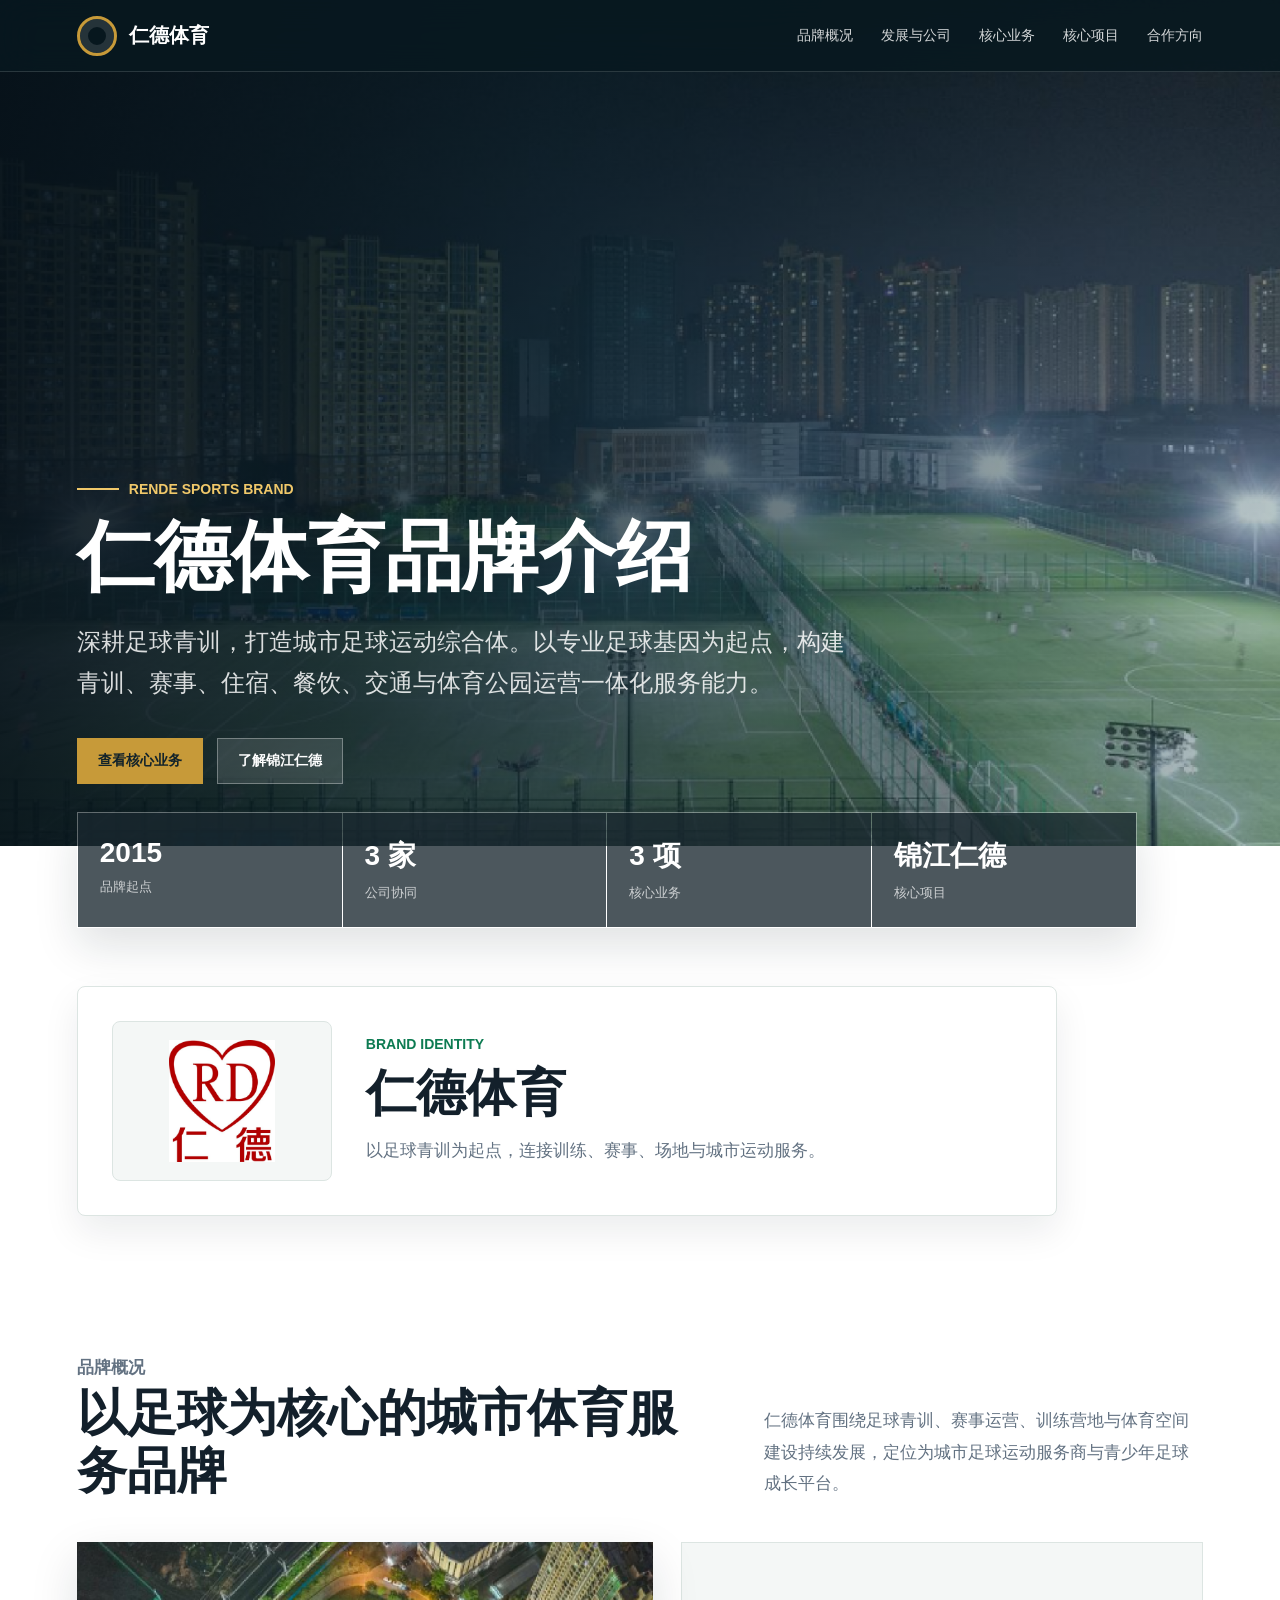
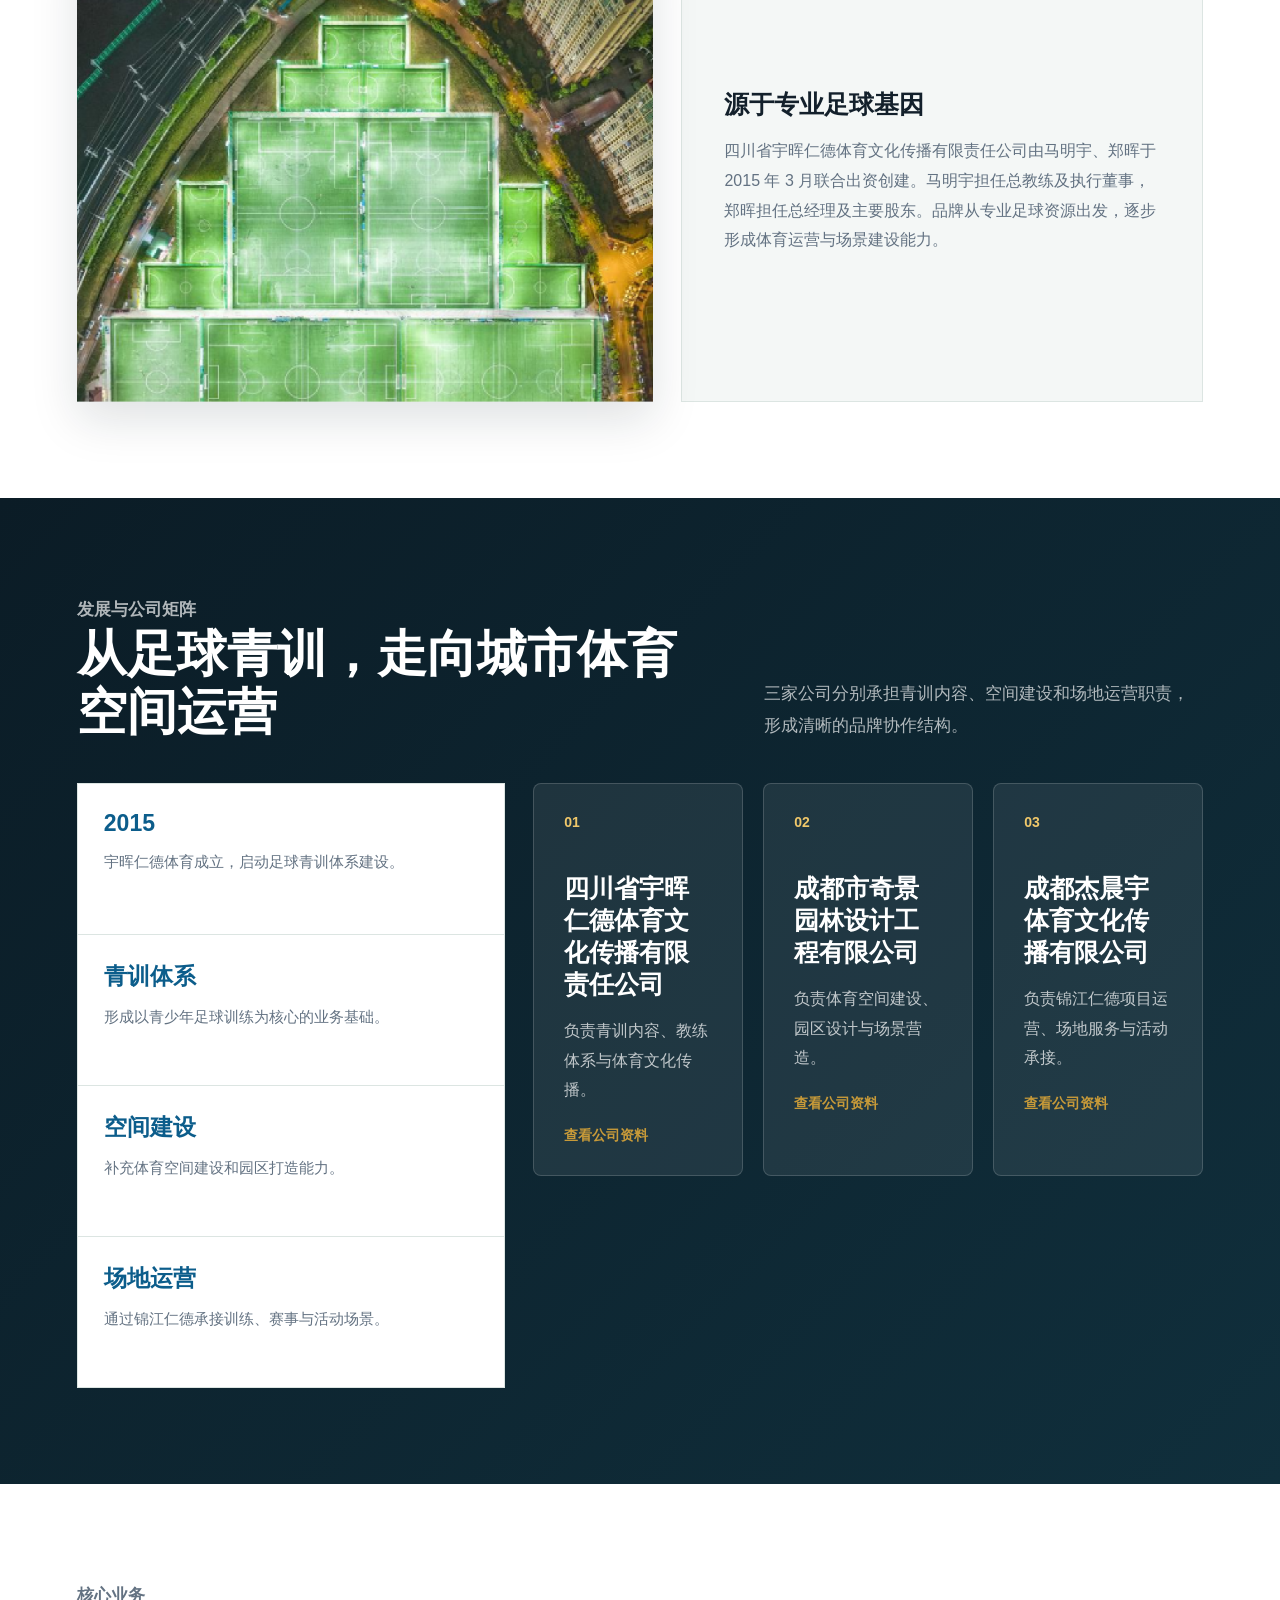
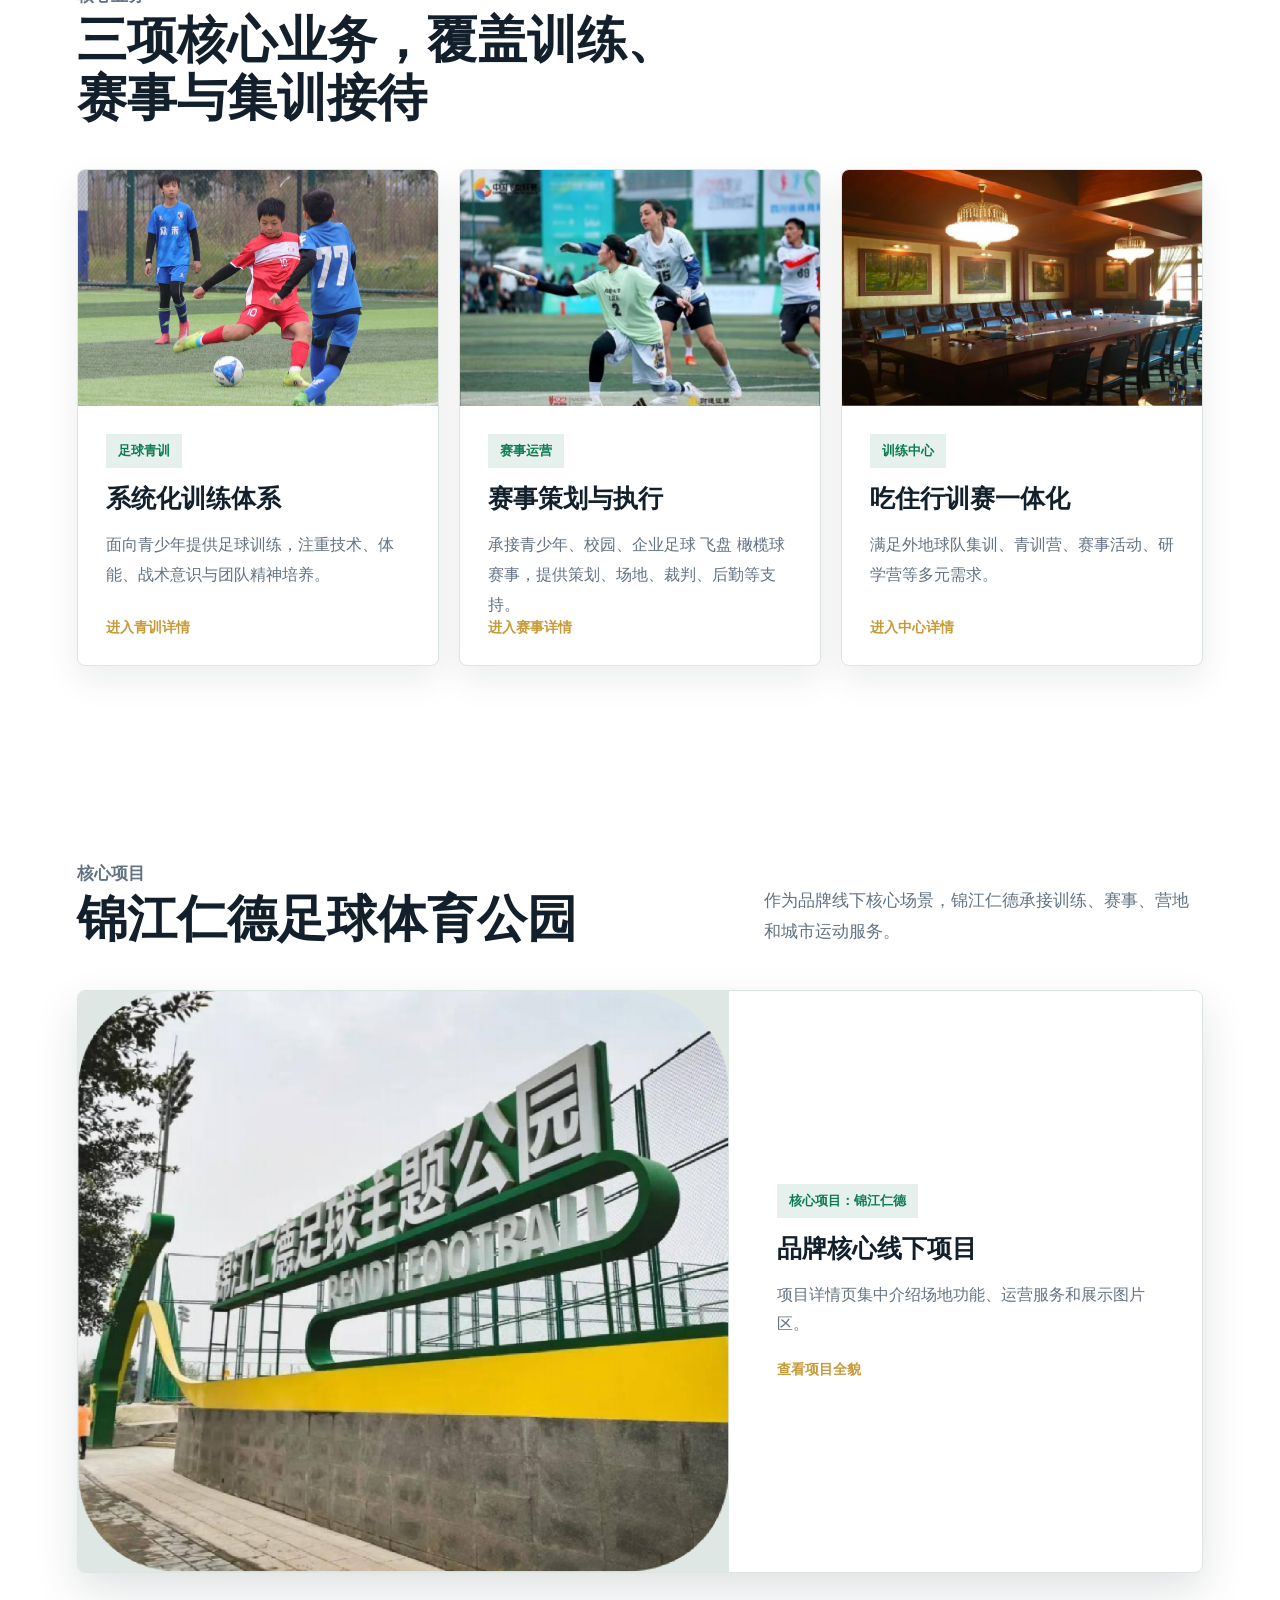
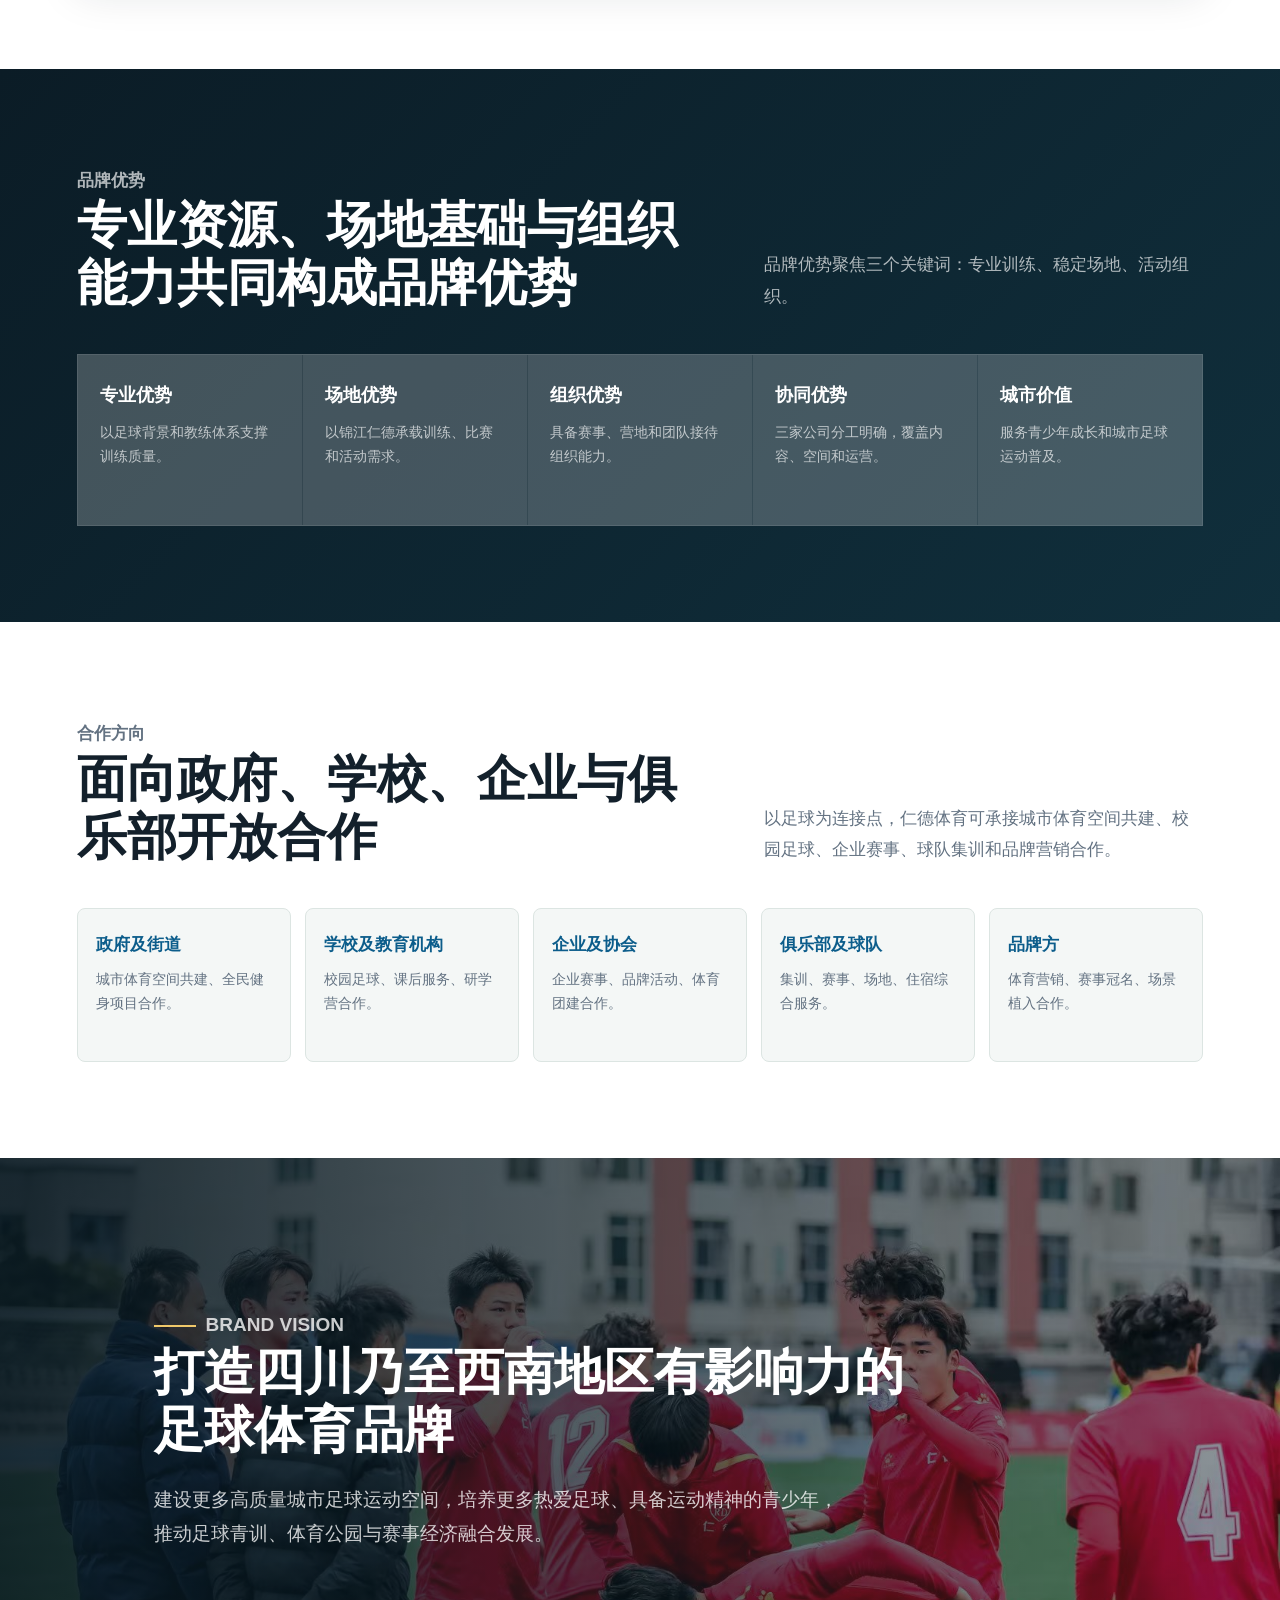
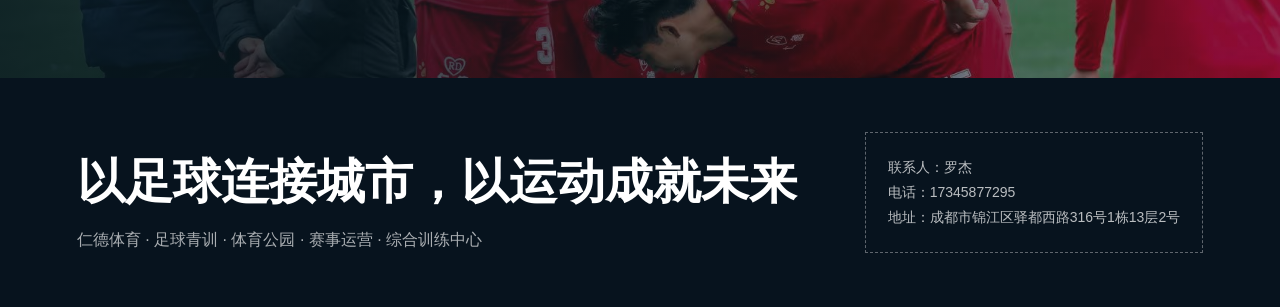
<file: index.html>
<!doctype html>
<html lang="zh-CN">
<head>
  <meta charset="utf-8" />
  <meta name="viewport" content="width=device-width, initial-scale=1" />
  <meta name="description" content="仁德体育品牌介绍，覆盖足球青训、赛事运营、训练中心、体育公园与城市体育空间服务。" />
  <title>仁德体育｜足球青训与体育公园运营</title>
  <link rel="stylesheet" href="assets/css/style.css" />
</head>
<body>
  <header class="nav">
    <a class="brand-mark" href="index.html">仁德体育</a>
    <input class="nav-toggle" id="nav-toggle" type="checkbox" aria-label="打开页面导航" />
    <label class="nav-toggle-label" for="nav-toggle" aria-hidden="true"><span></span></label>
    <nav class="nav-links" aria-label="页面导航">
      <a href="#about">品牌概况</a>
      <a href="#companies">发展与公司</a>
      <a href="#services">核心业务</a>
      <a href="#projects">核心项目</a>
      <a href="#partners">合作方向</a>
    </nav>
  </header>

  <main>
    <section class="hero">
      <div class="hero-content">
        <div class="eyebrow">RENDE SPORTS BRAND</div>
        <h1>仁德体育品牌介绍</h1>
        <p>深耕足球青训，打造城市足球运动综合体。以专业足球基因为起点，构建青训、赛事、住宿、餐饮、交通与体育公园运营一体化服务能力。</p>
        <div class="hero-actions">
          <a class="button primary" href="#services">查看核心业务</a>
          <a class="button" href="projects/jinjiang-rende.html">了解锦江仁德</a>
        </div>
      </div>
    </section>

    <section class="quick-panel" aria-label="品牌关键词">
      <div class="quick-grid">
        <div class="stat"><strong>2015</strong><span>品牌起点</span></div>
        <div class="stat"><strong>3 家</strong><span>公司协同</span></div>
        <div class="stat"><strong>3 项</strong><span>核心业务</span></div>
        <div class="stat"><strong>锦江仁德</strong><span>核心项目</span></div>
      </div>
    </section>

    <section class="logo-showcase compact-section" aria-label="仁德体育 Logo 展示">
      <div class="logo-card">
        <div class="logo-media">
          <img src="img/仁德新标.jpg" alt="仁德体育 Logo" />
        </div>
        <div class="logo-copy">
          <p class="kicker">BRAND IDENTITY</p>
          <h2>仁德体育</h2>
          <p>以足球青训为起点，连接训练、赛事、场地与城市运动服务。</p>
        </div>
      </div>
    </section>

    <section id="about" class="compact-section">
      <div class="section-head">
        <div>
          <p class="kicker">品牌概况</p>
          <h2>以足球为核心的城市体育服务品牌</h2>
        </div>
        <p>仁德体育围绕足球青训、赛事运营、训练营地与体育空间建设持续发展，定位为城市足球运动服务商与青少年足球成长平台。</p>
      </div>
      <div class="intro-grid">
        <div class="image-panel">
          <img src="img/图片2.png" alt="足球训练场景" />
          <!-- <div class="image-label">仁德足球训练与赛事服务展示</div> -->
        </div>
        <div class="text-panel">
          <h3>源于专业足球基因</h3>
          <p>四川省宇晖仁德体育文化传播有限责任公司由马明宇、郑晖于 2015 年 3 月联合出资创建。马明宇担任总教练及执行董事，郑晖担任总经理及主要股东。品牌从专业足球资源出发，逐步形成体育运营与场景建设能力。</p>
        </div>
      </div>
    </section>

    <section id="companies" class="dark compact-section">
      <div class="section-head">
        <div>
          <p class="kicker">发展与公司矩阵</p>
          <h2>从足球青训，走向城市体育空间运营</h2>
        </div>
        <p>三家公司分别承担青训内容、空间建设和场地运营职责，形成清晰的品牌协作结构。</p>
      </div>
      <div class="company-timeline mobile-stack">
        <div class="timeline">
          <div class="time-item"><strong>2015</strong><p>宇晖仁德体育成立，启动足球青训体系建设。</p></div>
          <div class="time-item"><strong>青训体系</strong><p>形成以青少年足球训练为核心的业务基础。</p></div>
          <div class="time-item"><strong>空间建设</strong><p>补充体育空间建设和园区打造能力。</p></div>
          <div class="time-item"><strong>场地运营</strong><p>通过锦江仁德承接训练、赛事与活动场景。</p></div>
        </div>
        <div class="company-grid snap-row">
          <a class="company" href="companies/yuhui-rende.html">
            <span class="num">01</span>
            <h3>四川省宇晖仁德体育文化传播有限责任公司</h3>
            <p>负责青训内容、教练体系与体育文化传播。</p>
            <span class="link">查看公司资料</span>
          </a>
          <a class="company" href="companies/qijing-garden.html">
            <span class="num">02</span>
            <h3>成都市奇景园林设计工程有限公司</h3>
            <p>负责体育空间建设、园区设计与场景营造。</p>
            <span class="link">查看公司资料</span>
          </a>
          <a class="company" href="companies/jiechenyu-sports.html">
            <span class="num">03</span>
            <h3>成都杰晨宇体育文化传播有限公司</h3>
            <p>负责锦江仁德项目运营、场地服务与活动承接。</p>
            <span class="link">查看公司资料</span>
          </a>
        </div>
      </div>
    </section>

    <section id="services" class="compact-section">
      <div class="section-head">
        <div>
          <p class="kicker">核心业务</p>
          <h2>三项核心业务，覆盖训练、赛事与集训接待</h2>
        </div>
      </div>
      <div class="services snap-row">
        <a class="service" href="services/youth-training.html">
          <div class="service-img"><img src="img/qinxun.jpg" alt="足球青训" /></div>
          <div class="service-body">
            <span class="service-tag">足球青训</span>
            <h3>系统化训练体系</h3>
            <p>面向青少年提供足球训练，注重技术、体能、战术意识与团队精神培养。</p>
            <span class="link">进入青训详情</span>
          </div>
        </a>
        <a class="service" href="services/event-operation.html">
          <div class="service-img"><img src="img/图片12.png" alt="足球赛事" /></div>
          <div class="service-body">
            <span class="service-tag">赛事运营</span>
            <h3>赛事策划与执行</h3>
            <p>承接青少年、校园、企业足球 飞盘 橄榄球赛事，提供策划、场地、裁判、后勤等支持。</p>
            <span class="link">进入赛事详情</span>
          </div>
        </a>
        <a class="service" href="services/training-center.html">
          <div class="service-img"><img src="img/图片15.png" alt="训练中心" /></div>
          <div class="service-body">
            <span class="service-tag">训练中心</span>
            <h3>吃住行训赛一体化</h3>
            <p>满足外地球队集训、青训营、赛事活动、研学营等多元需求。</p>
            <span class="link">进入中心详情</span>
          </div>
        </a>
      </div>
    </section>

    <section id="projects" class="compact-section">
      <div class="section-head">
        <div>
          <p class="kicker">核心项目</p>
          <h2>锦江仁德足球体育公园</h2>
        </div>
        <p>作为品牌线下核心场景，锦江仁德承接训练、赛事、营地和城市运动服务。</p>
      </div>
      <div class="projects snap-row">
        <a class="project" href="projects/jinjiang-rende.html">
          <div class="project-img"><img src="img/图片14.png" alt="锦江仁德足球体育公园展示" /></div>
          <div class="project-copy">
            <span class="badge">核心项目：锦江仁德</span>
            <h3>品牌核心线下项目</h3>
            <p>项目详情页集中介绍场地功能、运营服务和展示图片区。</p>
            <span class="link">查看项目全貌</span>
          </div>
        </a>
      </div>
    </section>

    <section class="dark compact-section">
      <div class="section-head">
        <div>
          <p class="kicker">品牌优势</p>
          <h2>专业资源、场地基础与组织能力共同构成品牌优势</h2>
        </div>
        <p>品牌优势聚焦三个关键词：专业训练、稳定场地、活动组织。</p>
      </div>
      <div class="advantage-grid snap-row">
        <div class="advantage"><strong>专业优势</strong><span>以足球背景和教练体系支撑训练质量。</span></div>
        <div class="advantage"><strong>场地优势</strong><span>以锦江仁德承载训练、比赛和活动需求。</span></div>
        <div class="advantage"><strong>组织优势</strong><span>具备赛事、营地和团队接待组织能力。</span></div>
        <div class="advantage"><strong>协同优势</strong><span>三家公司分工明确，覆盖内容、空间和运营。</span></div>
        <div class="advantage"><strong>城市价值</strong><span>服务青少年成长和城市足球运动普及。</span></div>
      </div>
    </section>

    <section id="partners" class="compact-section">
      <div class="section-head">
        <div>
          <p class="kicker">合作方向</p>
          <h2>面向政府、学校、企业与俱乐部开放合作</h2>
        </div>
        <p>以足球为连接点，仁德体育可承接城市体育空间共建、校园足球、企业赛事、球队集训和品牌营销合作。</p>
      </div>
      <div class="partner-grid snap-row">
        <div class="partner"><strong>政府及街道</strong><span>城市体育空间共建、全民健身项目合作。</span></div>
        <div class="partner"><strong>学校及教育机构</strong><span>校园足球、课后服务、研学营合作。</span></div>
        <div class="partner"><strong>企业及协会</strong><span>企业赛事、品牌活动、体育团建合作。</span></div>
        <div class="partner"><strong>俱乐部及球队</strong><span>集训、赛事、场地、住宿综合服务。</span></div>
        <div class="partner"><strong>品牌方</strong><span>体育营销、赛事冠名、场景植入合作。</span></div>
      </div>
    </section>

    <section class="vision">
      <div class="vision-inner">
        <p class="eyebrow">BRAND VISION</p>
        <h2>打造四川乃至西南地区有影响力的足球体育品牌</h2>
        <p>建设更多高质量城市足球运动空间，培养更多热爱足球、具备运动精神的青少年，推动足球青训、体育公园与赛事经济融合发展。</p>
      </div>
    </section>
  </main>

  <footer class="footer">
    <div>
      <h2>以足球连接城市，以运动成就未来</h2>
      <p>仁德体育 · 足球青训 · 体育公园 · 赛事运营 · 综合训练中心</p>
    </div>
    <div class="contact-box">
      联系人：罗杰<br />
      电话：17345877295<br />
      地址：成都市锦江区驿都西路316号1栋13层2号<br />
    </div>
  </footer>
</body>
</html>
</file>
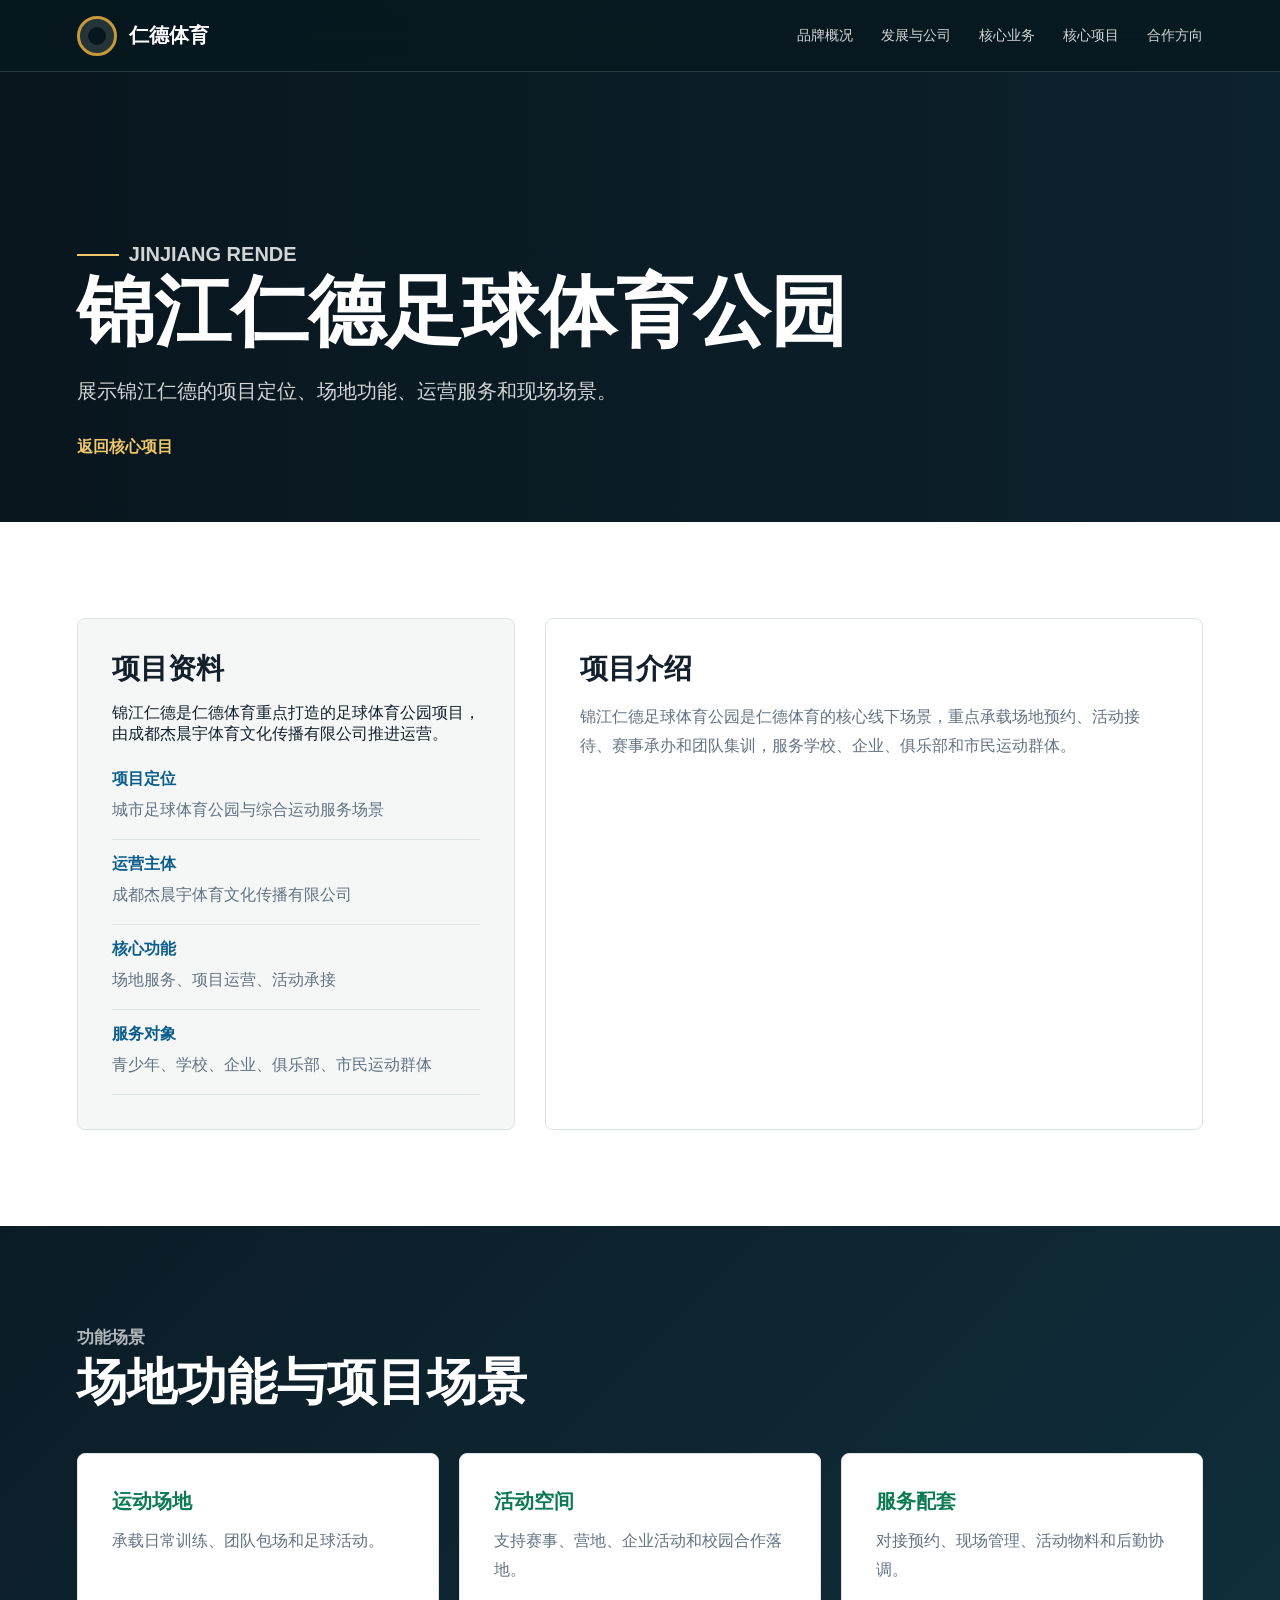
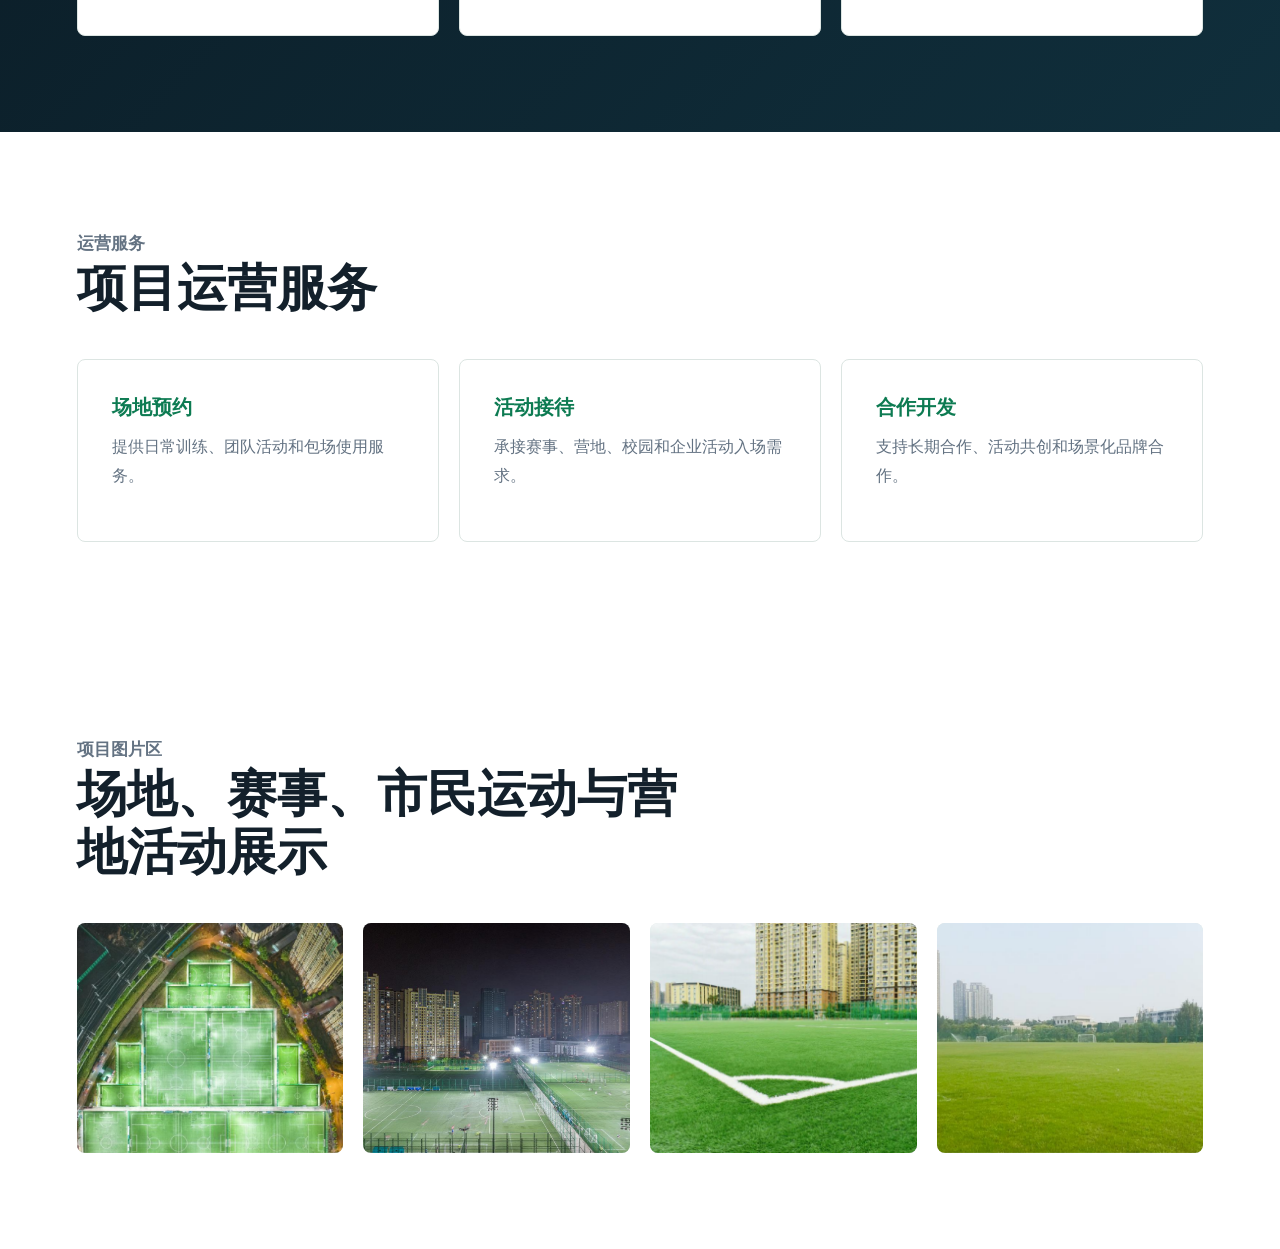
<file: projects/jinjiang-rende.html>
<!doctype html>
<html lang="zh-CN">
<head>
  <meta charset="utf-8" />
  <meta name="viewport" content="width=device-width, initial-scale=1" />
  <meta name="description" content="锦江仁德足球体育公园全面介绍，展示项目定位、功能场景、运营服务与图片区。" />
  <title>锦江仁德足球体育公园｜仁德体育</title>
  <link rel="stylesheet" href="../assets/css/style.css" />
</head>
<body>
  <header class="nav">
    <a class="brand-mark" href="../index.html">仁德体育</a>
    <input class="nav-toggle" id="nav-toggle" type="checkbox" aria-label="打开页面导航" />
    <label class="nav-toggle-label" for="nav-toggle" aria-hidden="true"><span></span></label>
    <nav class="nav-links" aria-label="页面导航">
      <a href="../index.html#about">品牌概况</a>
      <a href="../index.html#companies">发展与公司</a>
      <a href="../index.html#services">核心业务</a>
      <a href="../index.html#projects">核心项目</a>
      <a href="../index.html#partners">合作方向</a>
    </nav>
  </header>

  <main>
    <section class="sub-hero" style="--hero-image: url('https://images.unsplash.com/photo-1518604666860-9ed391f76460?auto=format&fit=crop&w=1800&q=85');">
      <div class="sub-hero-content">
        <p class="eyebrow">JINJIANG RENDE</p>
        <h1>锦江仁德足球体育公园</h1>
        <p>展示锦江仁德的项目定位、场地功能、运营服务和现场场景。</p>
        <a class="back-link" href="../index.html#projects">返回核心项目</a>
      </div>
    </section>

    <section class="compact-section">
      <div class="detail-grid">
        <aside class="profile-card">
          <h2>项目资料</h2>
          <p>锦江仁德是仁德体育重点打造的足球体育公园项目，由成都杰晨宇体育文化传播有限公司推进运营。</p>
          <div class="profile-list">
            <div><strong>项目定位</strong><span>城市足球体育公园与综合运动服务场景</span></div>
            <div><strong>运营主体</strong><span>成都杰晨宇体育文化传播有限公司</span></div>
            <div><strong>核心功能</strong><span>场地服务、项目运营、活动承接</span></div>
            <div><strong>服务对象</strong><span>青少年、学校、企业、俱乐部、市民运动群体</span></div>
          </div>
        </aside>
        <article class="detail-card">
          <h2>项目介绍</h2>
          <p>锦江仁德足球体育公园是仁德体育的核心线下场景，重点承载场地预约、活动接待、赛事承办和团队集训，服务学校、企业、俱乐部和市民运动群体。</p>
        </article>
      </div>
    </section>

    <section class="dark compact-section">
      <div class="section-head">
        <div>
          <p class="kicker">功能场景</p>
          <h2>场地功能与项目场景</h2>
        </div>
      </div>
      <div class="feature-grid snap-row">
        <div class="feature"><strong>运动场地</strong><p>承载日常训练、团队包场和足球活动。</p></div>
        <div class="feature"><strong>活动空间</strong><p>支持赛事、营地、企业活动和校园合作落地。</p></div>
        <div class="feature"><strong>服务配套</strong><p>对接预约、现场管理、活动物料和后勤协调。</p></div>
      </div>
    </section>

    <section class="compact-section">
      <div class="section-head">
        <div>
          <p class="kicker">运营服务</p>
          <h2>项目运营服务</h2>
        </div>
      </div>
      <div class="achievement-grid snap-row">
        <div class="achievement"><strong>场地预约</strong><p>提供日常训练、团队活动和包场使用服务。</p></div>
        <div class="achievement"><strong>活动接待</strong><p>承接赛事、营地、校园和企业活动入场需求。</p></div>
        <div class="achievement"><strong>合作开发</strong><p>支持长期合作、活动共创和场景化品牌合作。</p></div>
      </div>
    </section>

    <section class="compact-section">
      <div class="section-head">
        <div>
          <p class="kicker">项目图片区</p>
          <h2>场地、赛事、市民运动与营地活动展示</h2>
        </div>
      </div>
      <div class="gallery-grid snap-row">
        <div class="gallery-item"><img src="../img/图片2.png" alt="锦江仁德场地展示" /></div>
        <div class="gallery-item"><img src="../img/图片10.png" alt="锦江仁德赛事展示" /></div>
        <div class="gallery-item"><img src="../img/jiechenyu/图片1.png" alt="锦江仁德训练展示" /></div>
        <div class="gallery-item"><img src="../img/jiechenyu/图片3.png" alt="锦江仁德活动展示" /></div>
      </div>
    </section>
  </main>
</body>
</html>
</file>
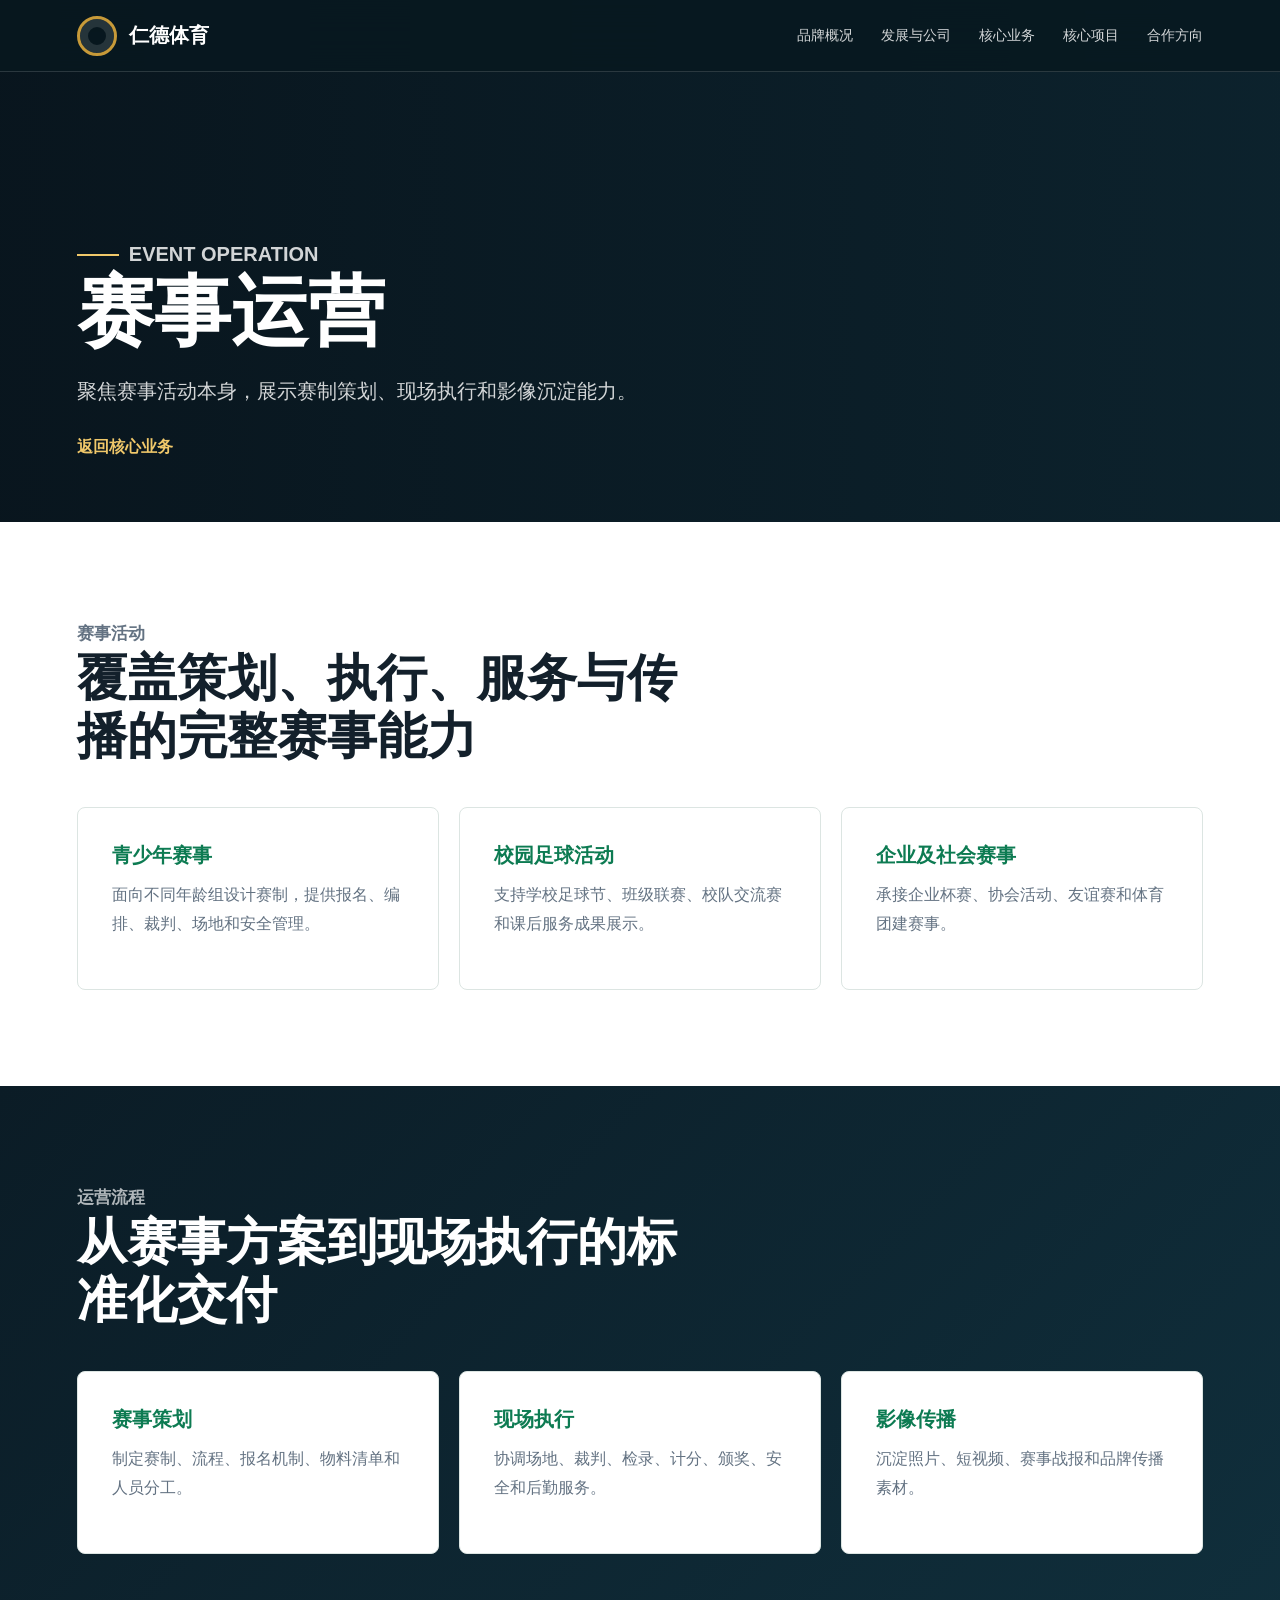
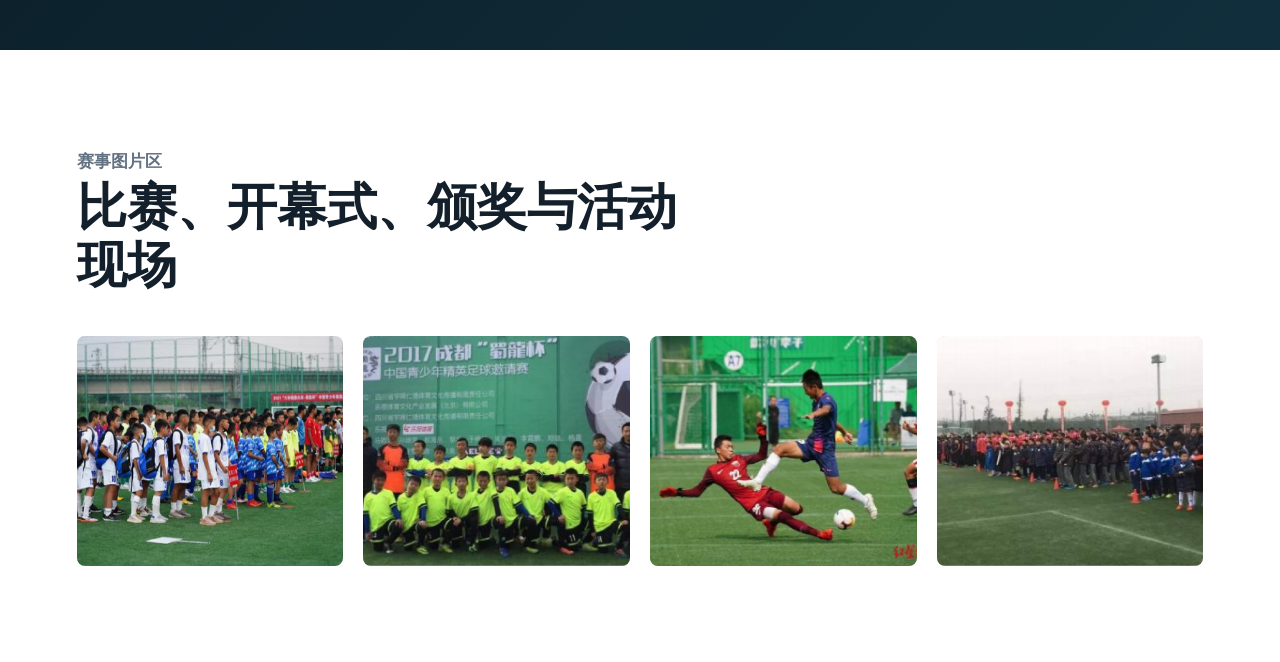
<file: services/event-operation.html>
<!doctype html>
<html lang="zh-CN">
<head>
  <meta charset="utf-8" />
  <meta name="viewport" content="width=device-width, initial-scale=1" />
  <meta name="description" content="仁德体育赛事运营介绍，展示所创办及承接的赛事活动与照片资料。" />
  <title>赛事运营｜仁德体育</title>
  <link rel="stylesheet" href="../assets/css/style.css" />
</head>
<body>
  <header class="nav">
    <a class="brand-mark" href="../index.html">仁德体育</a>
    <input class="nav-toggle" id="nav-toggle" type="checkbox" aria-label="打开页面导航" />
    <label class="nav-toggle-label" for="nav-toggle" aria-hidden="true"><span></span></label>
    <nav class="nav-links" aria-label="页面导航">
      <a href="../index.html#about">品牌概况</a>
      <a href="../index.html#companies">发展与公司</a>
      <a href="../index.html#services">核心业务</a>
      <a href="../index.html#projects">核心项目</a>
      <a href="../index.html#partners">合作方向</a>
    </nav>
  </header>

  <main>
    <section class="sub-hero" style="--hero-image: url('https://images.unsplash.com/photo-1579952363873-27f3bade9f55?auto=format&fit=crop&w=1800&q=85');">
      <div class="sub-hero-content">
        <p class="eyebrow">EVENT OPERATION</p>
        <h1>赛事运营</h1>
        <p>聚焦赛事活动本身，展示赛制策划、现场执行和影像沉淀能力。</p>
        <a class="back-link" href="../index.html#services">返回核心业务</a>
      </div>
    </section>

    <section class="compact-section">
      <div class="section-head">
        <div>
          <p class="kicker">赛事活动</p>
          <h2>覆盖策划、执行、服务与传播的完整赛事能力</h2>
        </div>
      </div>
      <div class="achievement-grid snap-row">
        <div class="achievement"><strong>青少年赛事</strong><p>面向不同年龄组设计赛制，提供报名、编排、裁判、场地和安全管理。</p></div>
        <div class="achievement"><strong>校园足球活动</strong><p>支持学校足球节、班级联赛、校队交流赛和课后服务成果展示。</p></div>
        <div class="achievement"><strong>企业及社会赛事</strong><p>承接企业杯赛、协会活动、友谊赛和体育团建赛事。</p></div>
      </div>
    </section>

    <section class="dark compact-section">
      <div class="section-head">
        <div>
          <p class="kicker">运营流程</p>
          <h2>从赛事方案到现场执行的标准化交付</h2>
        </div>
      </div>
      <div class="feature-grid snap-row">
        <div class="feature"><strong>赛事策划</strong><p>制定赛制、流程、报名机制、物料清单和人员分工。</p></div>
        <div class="feature"><strong>现场执行</strong><p>协调场地、裁判、检录、计分、颁奖、安全和后勤服务。</p></div>
        <div class="feature"><strong>影像传播</strong><p>沉淀照片、短视频、赛事战报和品牌传播素材。</p></div>
      </div>
    </section>

    <section class="compact-section">
      <div class="section-head">
        <div>
          <p class="kicker">赛事图片区</p>
          <h2>比赛、开幕式、颁奖与活动现场</h2>
        </div>
      </div>
      <div class="gallery-grid snap-row">
        <div class="gallery-item"><img src="../img/saishi/图片11.png" alt="足球赛事照片" /></div>
        <div class="gallery-item"><img src="../img/saishi/图片5.png" alt="足球活动照片" /></div>
        <div class="gallery-item"><img src="../img/saishi/图片6.png" alt="足球赛事活动照片" /></div>
        <div class="gallery-item"><img src="../img/saishi/图片9.png" alt="足球颁奖照片" /></div>
      </div>
    </section>
  </main>
</body>
</html>
</file>
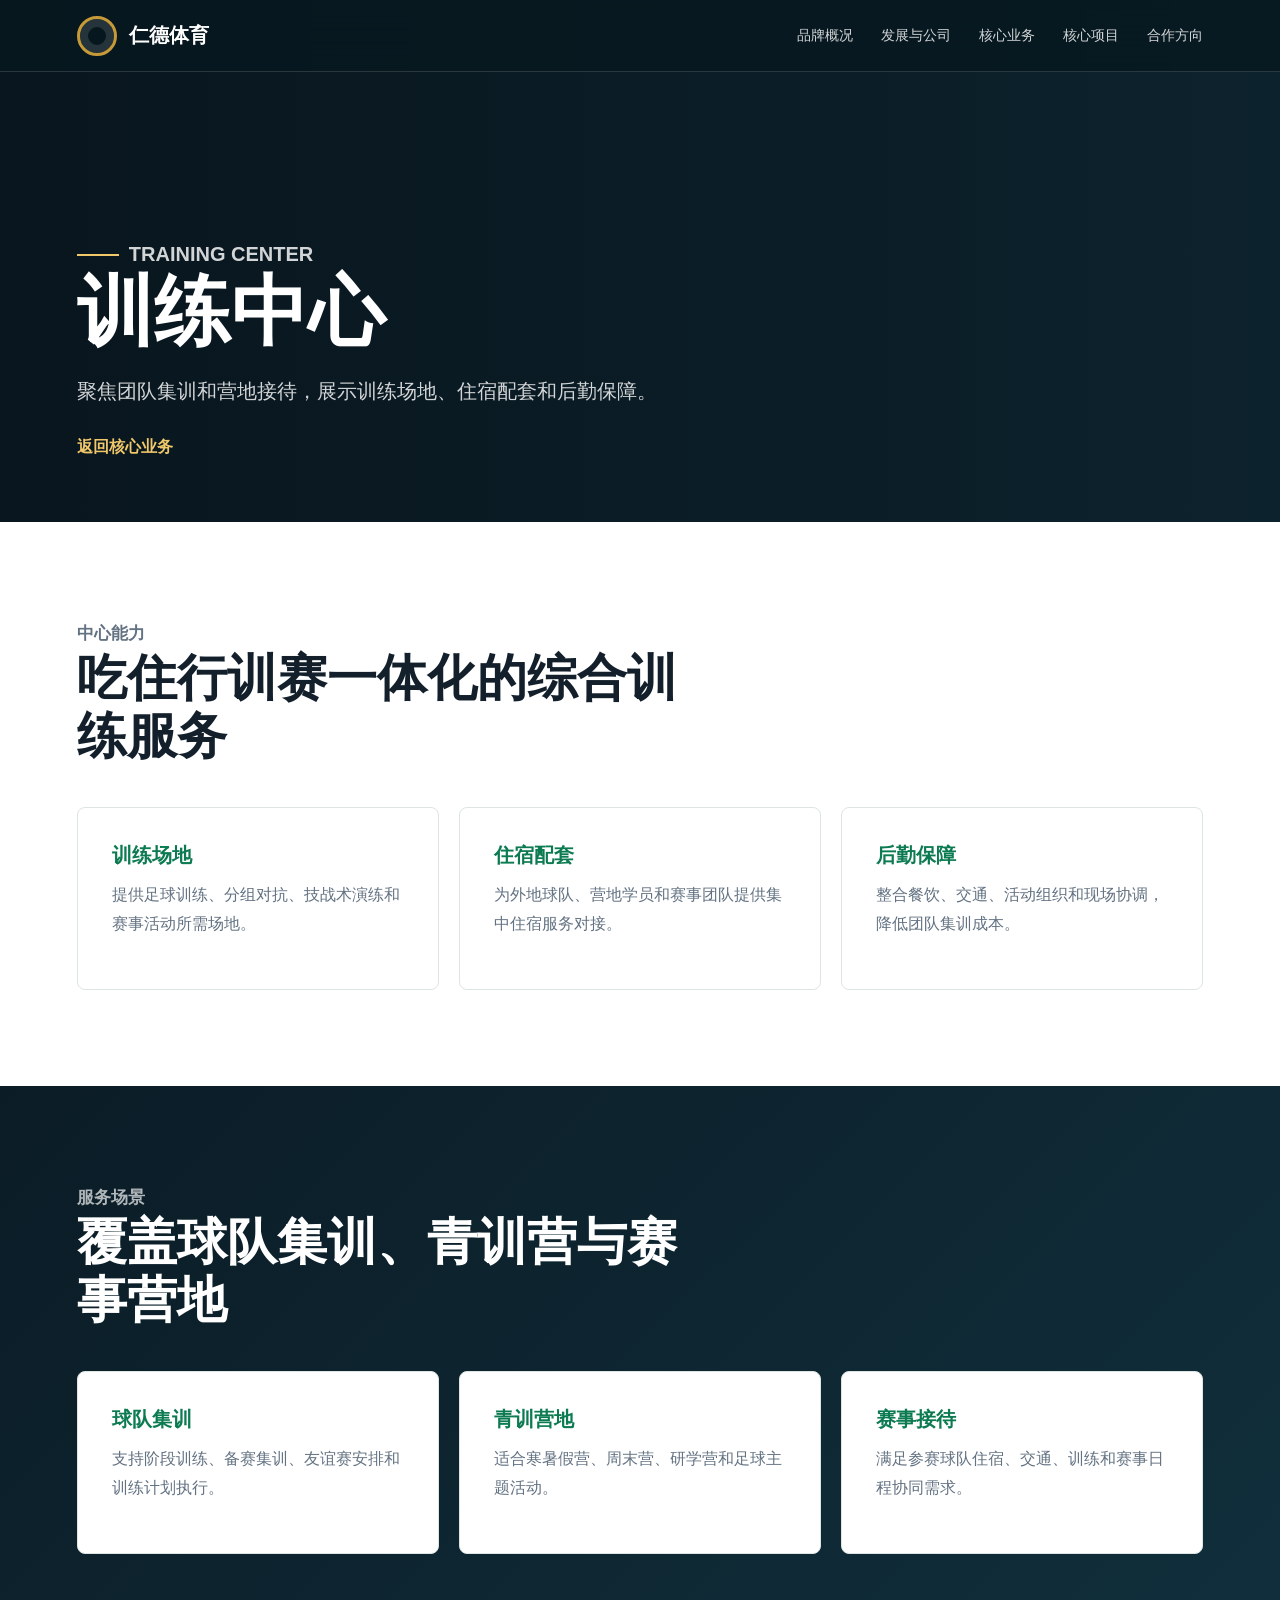
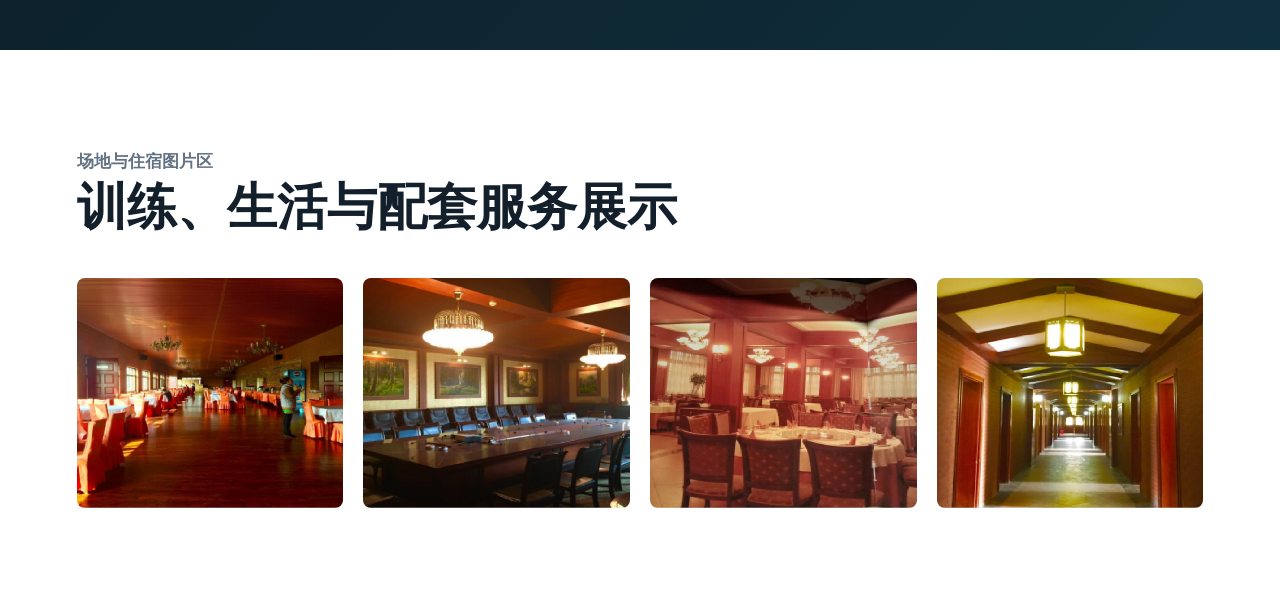
<file: services/training-center.html>
<!doctype html>
<html lang="zh-CN">
<head>
  <meta charset="utf-8" />
  <meta name="viewport" content="width=device-width, initial-scale=1" />
  <meta name="description" content="仁德体育训练中心介绍，展示训练中心场地、住宿、训练和综合服务。" />
  <title>训练中心｜仁德体育</title>
  <link rel="stylesheet" href="../assets/css/style.css" />
</head>
<body>
  <header class="nav">
    <a class="brand-mark" href="../index.html">仁德体育</a>
    <input class="nav-toggle" id="nav-toggle" type="checkbox" aria-label="打开页面导航" />
    <label class="nav-toggle-label" for="nav-toggle" aria-hidden="true"><span></span></label>
    <nav class="nav-links" aria-label="页面导航">
      <a href="../index.html#about">品牌概况</a>
      <a href="../index.html#companies">发展与公司</a>
      <a href="../index.html#services">核心业务</a>
      <a href="../index.html#projects">核心项目</a>
      <a href="../index.html#partners">合作方向</a>
    </nav>
  </header>

  <main>
    <section class="sub-hero" style="--hero-image: url('https://images.unsplash.com/photo-1526232761682-d26e03ac148e?auto=format&fit=crop&w=1800&q=85');">
      <div class="sub-hero-content">
        <p class="eyebrow">TRAINING CENTER</p>
        <h1>训练中心</h1>
        <p>聚焦团队集训和营地接待，展示训练场地、住宿配套和后勤保障。</p>
        <a class="back-link" href="../index.html#services">返回核心业务</a>
      </div>
    </section>

    <section class="compact-section">
      <div class="section-head">
        <div>
          <p class="kicker">中心能力</p>
          <h2>吃住行训赛一体化的综合训练服务</h2>
        </div>
      </div>
      <div class="feature-grid snap-row">
        <div class="feature"><strong>训练场地</strong><p>提供足球训练、分组对抗、技战术演练和赛事活动所需场地。</p></div>
        <div class="feature"><strong>住宿配套</strong><p>为外地球队、营地学员和赛事团队提供集中住宿服务对接。</p></div>
        <div class="feature"><strong>后勤保障</strong><p>整合餐饮、交通、活动组织和现场协调，降低团队集训成本。</p></div>
      </div>
    </section>

    <section class="dark compact-section">
      <div class="section-head">
        <div>
          <p class="kicker">服务场景</p>
          <h2>覆盖球队集训、青训营与赛事营地</h2>
        </div>
      </div>
      <div class="achievement-grid snap-row">
        <div class="achievement"><strong>球队集训</strong><p>支持阶段训练、备赛集训、友谊赛安排和训练计划执行。</p></div>
        <div class="achievement"><strong>青训营地</strong><p>适合寒暑假营、周末营、研学营和足球主题活动。</p></div>
        <div class="achievement"><strong>赛事接待</strong><p>满足参赛球队住宿、交通、训练和赛事日程协同需求。</p></div>
      </div>
    </section>

    <section class="compact-section">
      <div class="section-head">
        <div>
          <p class="kicker">场地与住宿图片区</p>
          <h2>训练、生活与配套服务展示</h2>
        </div>
      </div>
      <div class="gallery-grid snap-row">
        <div class="gallery-item"><img src="../img/shushe/图片1.png" alt="训练中心场地" /></div>
        <div class="gallery-item"><img src="../img/shushe/图片15.png" alt="足球训练场" /></div>
        <div class="gallery-item"><img src="../img/shushe/图片7.png" alt="住宿配套" /></div>
        <div class="gallery-item"><img src="../img/shushe/图片8.png" alt="餐饮服务" /></div>
      </div>
    </section>
  </main>
</body>
</html>
</file>
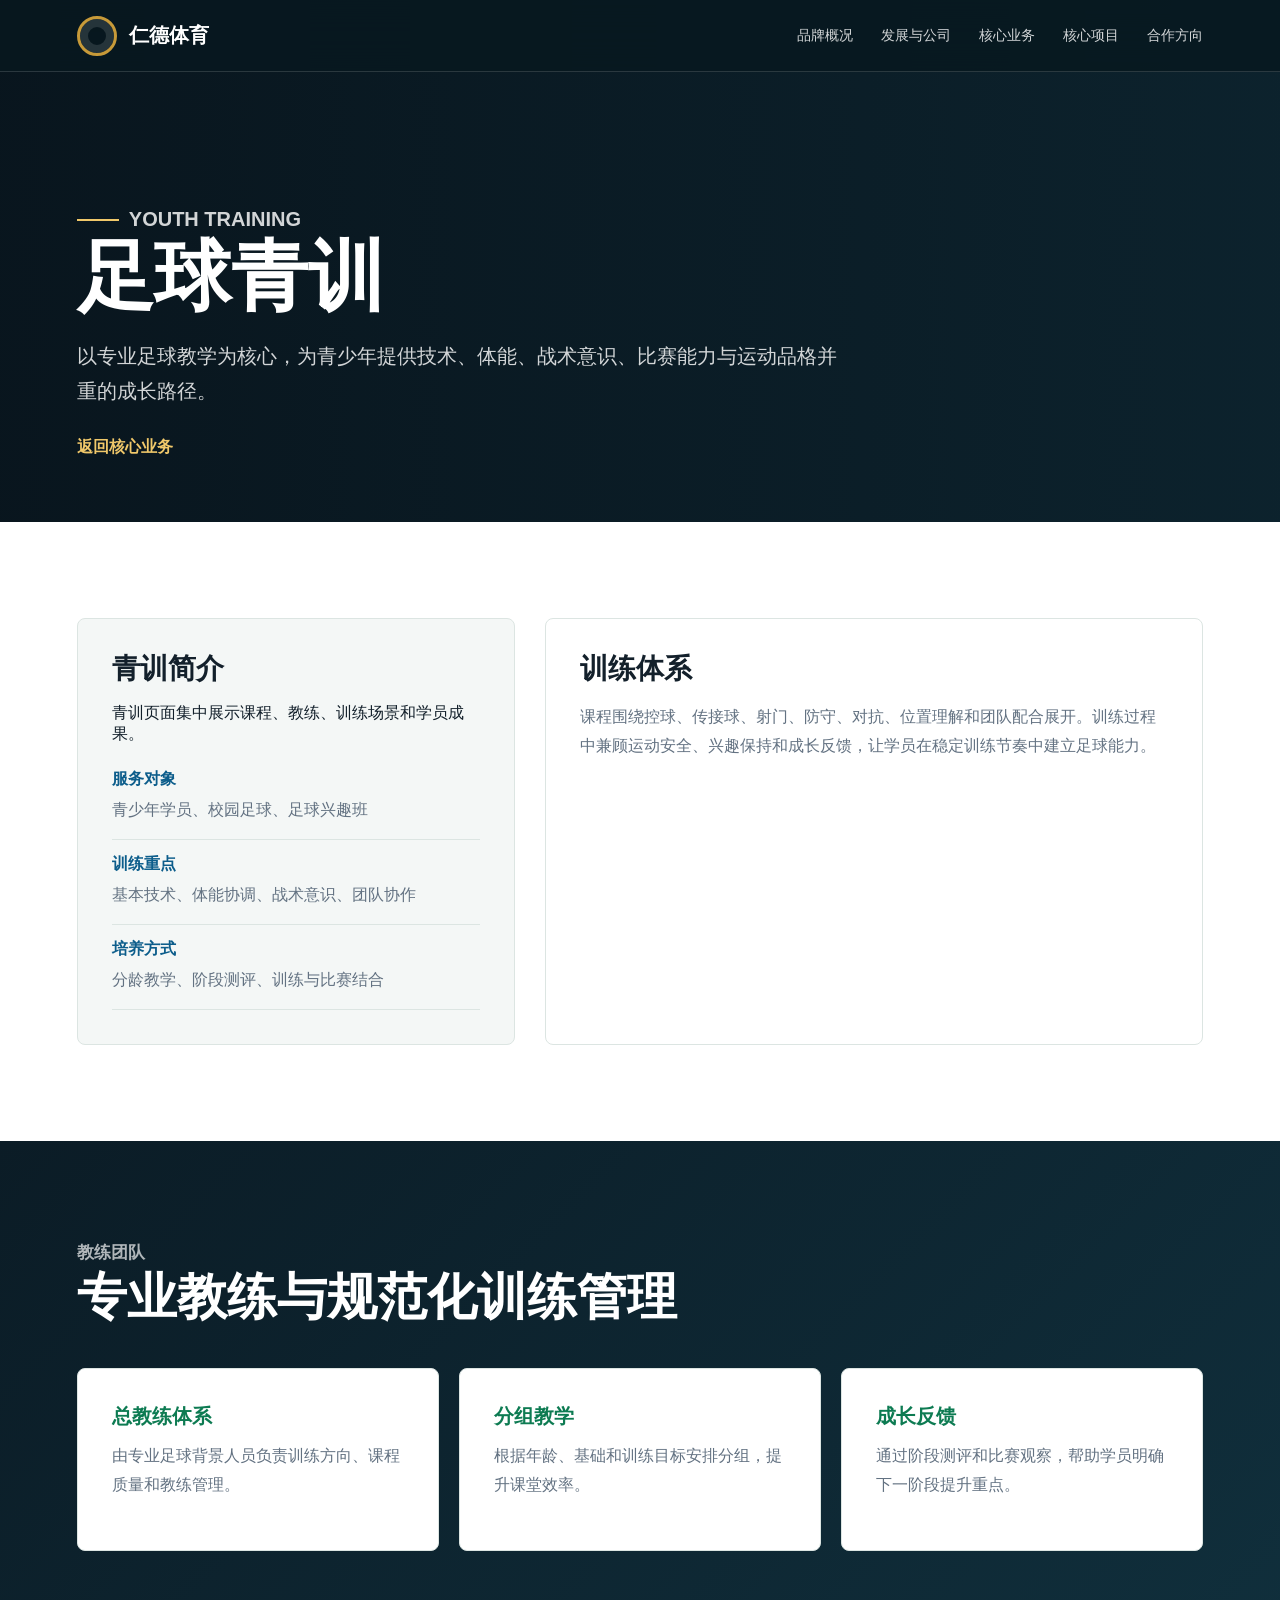
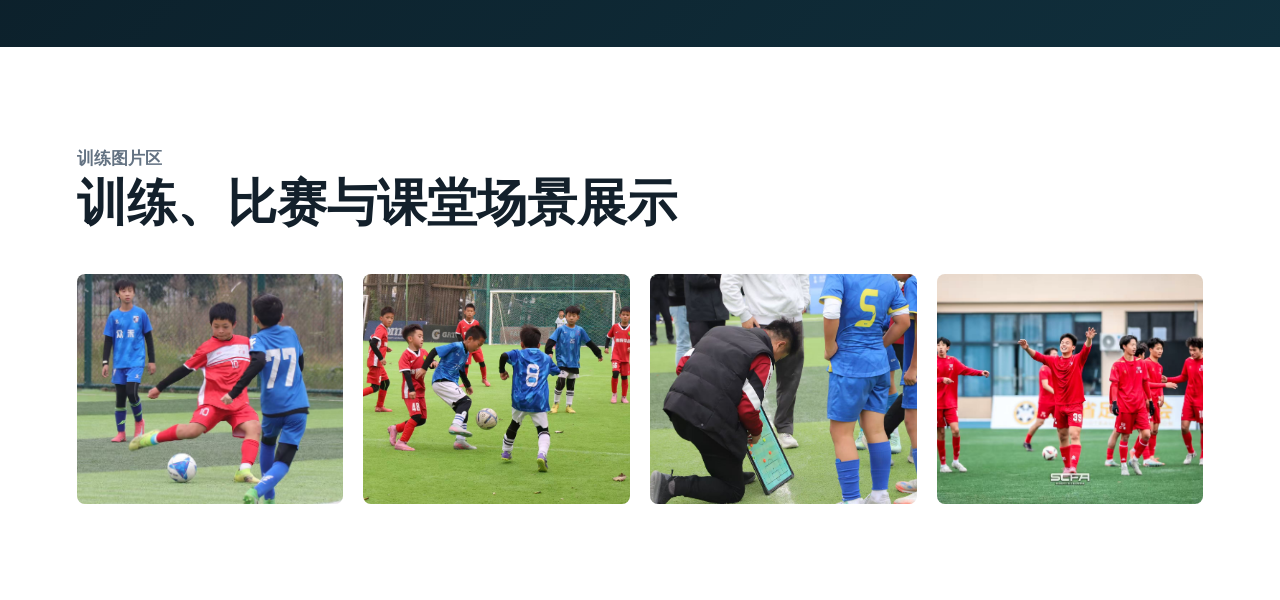
<file: services/youth-training.html>
<!doctype html>
<html lang="zh-CN">
<head>
  <meta charset="utf-8" />
  <meta name="viewport" content="width=device-width, initial-scale=1" />
  <meta name="description" content="仁德体育足球青训介绍，包含青训简介、教练团队、训练图片区与荣誉展示。" />
  <title>足球青训｜仁德体育</title>
  <link rel="stylesheet" href="../assets/css/style.css" />
</head>
<body>
  <header class="nav">
    <a class="brand-mark" href="../index.html">仁德体育</a>
    <input class="nav-toggle" id="nav-toggle" type="checkbox" aria-label="打开页面导航" />
    <label class="nav-toggle-label" for="nav-toggle" aria-hidden="true"><span></span></label>
    <nav class="nav-links" aria-label="页面导航">
      <a href="../index.html#about">品牌概况</a>
      <a href="../index.html#companies">发展与公司</a>
      <a href="../index.html#services">核心业务</a>
      <a href="../index.html#projects">核心项目</a>
      <a href="../index.html#partners">合作方向</a>
    </nav>
  </header>

  <main>
    <section class="sub-hero" style="--hero-image: url('https://images.unsplash.com/photo-1551958219-acbc608c6377?auto=format&fit=crop&w=1800&q=85');">
      <div class="sub-hero-content">
        <p class="eyebrow">YOUTH TRAINING</p>
        <h1>足球青训</h1>
        <p>以专业足球教学为核心，为青少年提供技术、体能、战术意识、比赛能力与运动品格并重的成长路径。</p>
        <a class="back-link" href="../index.html#services">返回核心业务</a>
      </div>
    </section>

    <section class="compact-section">
      <div class="detail-grid">
        <aside class="profile-card">
          <h2>青训简介</h2>
          <p>青训页面集中展示课程、教练、训练场景和学员成果。</p>
          <div class="profile-list">
            <div><strong>服务对象</strong><span>青少年学员、校园足球、足球兴趣班</span></div>
            <div><strong>训练重点</strong><span>基本技术、体能协调、战术意识、团队协作</span></div>
            <div><strong>培养方式</strong><span>分龄教学、阶段测评、训练与比赛结合</span></div>
          </div>
        </aside>
        <article class="detail-card">
          <h2>训练体系</h2>
          <p>课程围绕控球、传接球、射门、防守、对抗、位置理解和团队配合展开。训练过程中兼顾运动安全、兴趣保持和成长反馈，让学员在稳定训练节奏中建立足球能力。</p>
        </article>
      </div>
    </section>

    <section class="dark compact-section">
      <div class="section-head">
        <div>
          <p class="kicker">教练团队</p>
          <h2>专业教练与规范化训练管理</h2>
        </div>
      </div>
      <div class="feature-grid snap-row">
        <div class="feature"><strong>总教练体系</strong><p>由专业足球背景人员负责训练方向、课程质量和教练管理。</p></div>
        <div class="feature"><strong>分组教学</strong><p>根据年龄、基础和训练目标安排分组，提升课堂效率。</p></div>
        <div class="feature"><strong>成长反馈</strong><p>通过阶段测评和比赛观察，帮助学员明确下一阶段提升重点。</p></div>
      </div>
    </section>

    <section class="compact-section">
      <div class="section-head">
        <div>
          <p class="kicker">训练图片区</p>
          <h2>训练、比赛与课堂场景展示</h2>
        </div>
      </div>
      <div class="gallery-grid snap-row">
        <div class="gallery-item"><img src="../img/qinxun.jpg" alt="青训训练照片" /></div>
        <div class="gallery-item"><img src="../img/duikang.jpg" /></div>
        <div class="gallery-item"><img src="../img/zhidao.jpg" alt="青训比赛照片" /></div>
        <div class="gallery-item"><img src="../img/qingzhu.jpg" alt="足球场训练照片" /></div>
      </div>
    </section>

    <!-- <section class="compact-section">
      <div class="section-head">
        <div>
          <p class="kicker">荣誉展示区</p>
          <h2>学员成果、赛事成绩与证书展示</h2>
        </div>
      </div>
      <article class="detail-card">
        <ul class="honor-list">
          <li>青训赛事奖项、组别成绩与参赛记录展示。</li>
          <li>教练资质、证书与执教履历展示。</li>
          <li>优秀学员、成长案例与阶段成果展示。</li>
        </ul>
      </article>
    </section> -->
  </main>
</body>
</html>
</file>
<file: assets/css/style.css>
:root {
  --ink: #13202b;
  --muted: #637282;
  --paper: #ffffff;
  --soft: #f4f7f6;
  --line: #dce5e2;
  --green: #0d7b52;
  --blue: #0c5d8b;
  --gold: #c79a39;
  --deep: #0b1c26;
  --deep-2: #102f3c;
  --shadow: 0 18px 44px rgba(12, 31, 42, 0.13);
}

* {
  box-sizing: border-box;
}

html {
  scroll-behavior: smooth;
}

body {
  margin: 0;
  font-family: "Microsoft YaHei", "PingFang SC", "Noto Sans SC", Arial, sans-serif;
  color: var(--ink);
  background: var(--paper);
  letter-spacing: 0;
}

img {
  display: block;
  width: 100%;
  height: 100%;
  object-fit: cover;
}

a {
  color: inherit;
  text-decoration: none;
}

.nav {
  position: fixed;
  z-index: 20;
  top: 0;
  left: 0;
  right: 0;
  height: 72px;
  display: flex;
  align-items: center;
  justify-content: space-between;
  padding: 0 clamp(24px, 6vw, 84px);
  color: #fff;
  background: rgba(8, 24, 32, 0.84);
  backdrop-filter: blur(16px);
  border-bottom: 1px solid rgba(255, 255, 255, 0.14);
}

.brand-mark {
  display: flex;
  align-items: center;
  gap: 12px;
  font-weight: 900;
  font-size: 20px;
}

.brand-mark::before {
  content: "";
  width: 34px;
  height: 34px;
  border-radius: 50%;
  border: 3px solid var(--gold);
  box-shadow: inset 0 0 0 8px rgba(255, 255, 255, 0.12);
}

.nav-toggle {
  display: none;
}

.nav-toggle-label {
  display: none;
  width: 42px;
  height: 42px;
  align-items: center;
  justify-content: center;
  border: 1px solid rgba(255, 255, 255, 0.22);
}

.nav-toggle-label span,
.nav-toggle-label span::before,
.nav-toggle-label span::after {
  display: block;
  width: 20px;
  height: 2px;
  background: #fff;
  transition: transform 0.2s ease, opacity 0.2s ease;
}

.nav-toggle-label span {
  position: relative;
}

.nav-toggle-label span::before,
.nav-toggle-label span::after {
  content: "";
  position: absolute;
  left: 0;
}

.nav-toggle-label span::before {
  top: -7px;
}

.nav-toggle-label span::after {
  top: 7px;
}

.nav-links {
  display: flex;
  align-items: center;
  gap: 28px;
  font-size: 14px;
  color: rgba(255, 255, 255, 0.82);
}

.nav-links a {
  transition: color 0.2s ease;
}

.nav-links a:hover {
  color: #fff;
}

.hero {
  position: relative;
  min-height: 94vh;
  display: flex;
  align-items: flex-end;
  padding: 144px clamp(24px, 6vw, 84px) 62px;
  color: #fff;
  background: #0e2634;
  overflow: hidden;
}

.hero::before {
  content: "";
  position: absolute;
  inset: 0;
  background:
    linear-gradient(90deg, rgba(6, 18, 26, 0.94) 0%, rgba(9, 32, 43, 0.74) 44%, rgba(12, 58, 64, 0.28) 100%),
    url("../../img/图片10.png") center / cover;
  transform: scale(1.02);
}

.hero-content {
  position: relative;
  width: min(1060px, 100%);
}

.eyebrow {
  display: inline-flex;
  align-items: center;
  gap: 10px;
  margin: 0 0 20px;
  color: #f0c86a;
  font-size: 14px;
  font-weight: 900;
}

.eyebrow::before {
  content: "";
  width: 42px;
  height: 2px;
  background: #f0c86a;
}

h1,
h2,
h3,
p {
  margin-top: 0;
}

h1 {
  margin-bottom: 0;
  font-size: clamp(42px, 6vw, 86px);
  line-height: 1.04;
  font-weight: 900;
}

.hero p {
  width: min(780px, 100%);
  margin: 26px 0 0;
  color: rgba(255, 255, 255, 0.84);
  font-size: clamp(18px, 2vw, 24px);
  line-height: 1.7;
}

.hero-actions {
  display: flex;
  flex-wrap: wrap;
  gap: 14px;
  margin-top: 34px;
}

.button {
  display: inline-flex;
  align-items: center;
  justify-content: center;
  min-height: 46px;
  padding: 0 20px;
  border: 1px solid rgba(255, 255, 255, 0.32);
  background: rgba(255, 255, 255, 0.12);
  color: #fff;
  font-weight: 800;
  font-size: 14px;
}

.button.primary {
  border-color: var(--gold);
  background: var(--gold);
  color: #11222a;
}

.hero-stats {
  position: relative;
  display: grid;
  grid-template-columns: repeat(4, minmax(0, 1fr));
  width: min(1060px, 100%);
  margin-top: 46px;
  border: 1px solid rgba(255, 255, 255, 0.2);
  background: rgba(255, 255, 255, 0.16);
  gap: 1px;
}

.stat {
  padding: 24px 22px;
  background: rgba(7, 23, 31, 0.72);
}

.stat strong {
  display: block;
  margin-bottom: 8px;
  color: #fff;
  font-size: 28px;
}

.stat span {
  color: rgba(255, 255, 255, 0.72);
  font-size: 13px;
  line-height: 1.55;
}

.quick-panel {
  position: relative;
  z-index: 2;
  padding-top: 0;
  padding-bottom: 0;
  margin-top: -34px;
}

.quick-grid {
  display: grid;
  grid-template-columns: repeat(4, minmax(0, 1fr));
  gap: 1px;
  width: min(1060px, 100%);
  border: 1px solid rgba(255, 255, 255, 0.18);
  background: rgba(255, 255, 255, 0.2);
  box-shadow: var(--shadow);
}

.logo-showcase {
  padding-top: 58px;
  padding-bottom: 40px;
}

.logo-card {
  display: grid;
  grid-template-columns: 220px minmax(0, 1fr);
  gap: 34px;
  align-items: center;
  max-width: 980px;
  padding: 34px;
  border: 1px solid var(--line);
  border-radius: 8px;
  background: #fff;
  box-shadow: 0 16px 36px rgba(12, 31, 42, 0.08);
}

.logo-media {
  height: 160px;
  padding: 18px;
  border: 1px solid var(--line);
  border-radius: 8px;
  background: var(--soft);
}

.logo-media img {
  object-fit: contain;
}

.logo-copy h2 {
  margin-bottom: 14px;
}

.logo-copy p:last-child {
  margin-bottom: 0;
  color: var(--muted);
  font-size: 17px;
  line-height: 1.75;
}

section {
  padding: 96px clamp(24px, 6vw, 84px);
}

.section-head {
  display: grid;
  grid-template-columns: minmax(0, 0.95fr) minmax(300px, 0.66fr);
  gap: 54px;
  align-items: end;
  margin-bottom: 42px;
}

.kicker {
  margin-bottom: 12px;
  color: var(--green);
  font-size: 14px;
  font-weight: 900;
}

h2 {
  margin-bottom: 0;
  font-size: clamp(30px, 4vw, 50px);
  line-height: 1.16;
  font-weight: 900;
}

.section-head p {
  margin-bottom: 0;
  color: var(--muted);
  font-size: 17px;
  line-height: 1.85;
}

.intro-grid {
  display: grid;
  grid-template-columns: minmax(0, 1.05fr) minmax(320px, 0.95fr);
  gap: 28px;
  align-items: stretch;
}

.image-panel {
  position: relative;
  min-height: 460px;
  overflow: hidden;
  background: #dfe7e4;
  box-shadow: var(--shadow);
}

.image-label {
  position: absolute;
  left: 22px;
  bottom: 22px;
  padding: 10px 14px;
  background: rgba(9, 29, 38, 0.86);
  color: #fff;
  font-size: 13px;
  font-weight: 800;
}

.text-panel {
  display: flex;
  flex-direction: column;
  justify-content: center;
  padding: 42px;
  background: var(--soft);
  border: 1px solid var(--line);
}

.text-panel h3,
.service h3,
.project-copy h3,
.company h3 {
  margin-bottom: 16px;
  font-size: 25px;
  line-height: 1.28;
}

.text-panel p,
.service p,
.project-copy p,
.company p {
  margin-bottom: 0;
  color: var(--muted);
  font-size: 16px;
  line-height: 1.85;
}

.dark {
  color: #fff;
  background: linear-gradient(135deg, var(--deep), var(--deep-2));
}

.dark .kicker {
  color: #f0c86a;
}

.dark .section-head p {
  color: rgba(255, 255, 255, 0.68);
}

.company-timeline {
  display: grid;
  grid-template-columns: 0.78fr 1.22fr;
  gap: 28px;
  align-items: start;
}

.timeline {
  display: grid;
  gap: 1px;
  border: 1px solid var(--line);
  background: var(--line);
}

.time-item {
  min-height: 150px;
  padding: 26px;
  background: #fff;
}

.time-item strong {
  display: block;
  margin-bottom: 12px;
  color: var(--blue);
  font-size: 23px;
}

.time-item p {
  margin-bottom: 0;
  color: var(--muted);
  font-size: 15px;
  line-height: 1.75;
}

.company-grid,
.services,
.achievement-grid,
.gallery-grid,
.feature-grid {
  display: grid;
  grid-template-columns: repeat(3, minmax(0, 1fr));
  gap: 20px;
}

.company,
.service,
.feature,
.achievement,
.detail-card,
.profile-card,
.gallery-item,
.partner,
.project {
  border-radius: 8px;
}

.company {
  display: block;
  min-height: 300px;
  padding: 30px;
  background: rgba(255, 255, 255, 0.08);
  border: 1px solid rgba(255, 255, 255, 0.16);
  transition: transform 0.2s ease, background 0.2s ease;
}

.company:hover,
.service:hover,
.project:hover {
  transform: translateY(-4px);
}

.company .num {
  display: block;
  margin-bottom: 42px;
  color: #f0c86a;
  font-size: 14px;
  font-weight: 900;
}

.company p {
  color: rgba(255, 255, 255, 0.72);
}

.link,
.company .link {
  display: inline-block;
  margin-top: 22px;
  color: var(--gold);
  font-size: 14px;
  font-weight: 900;
}

.service {
  display: flex;
  flex-direction: column;
  min-height: 470px;
  overflow: hidden;
  border: 1px solid var(--line);
  background: #fff;
  box-shadow: 0 14px 34px rgba(12, 31, 42, 0.08);
  transition: transform 0.2s ease, box-shadow 0.2s ease;
}

.service:hover {
  box-shadow: var(--shadow);
}

.service-img {
  height: 236px;
  background: #dfe7e4;
}

.service-body {
  display: flex;
  flex: 1;
  flex-direction: column;
  padding: 28px;
}

.service-tag,
.badge {
  width: fit-content;
  margin-bottom: 14px;
  padding: 8px 12px;
  background: rgba(13, 123, 82, 0.1);
  color: var(--green);
  font-size: 13px;
  font-weight: 900;
}

.service .link {
  margin-top: auto;
}

.projects {
  display: grid;
  gap: 28px;
}

.project {
  display: grid;
  grid-template-columns: minmax(0, 1.1fr) minmax(340px, 0.8fr);
  overflow: hidden;
  border: 1px solid var(--line);
  background: #fff;
  box-shadow: var(--shadow);
  transition: transform 0.2s ease;
}

.project-img {
  min-height: 420px;
  background: #dfe7e4;
}

.project-copy {
  display: flex;
  flex-direction: column;
  justify-content: center;
  padding: 48px;
}

.advantage-grid {
  display: grid;
  grid-template-columns: repeat(5, minmax(0, 1fr));
  gap: 1px;
  border: 1px solid rgba(255, 255, 255, 0.16);
  background: rgba(255, 255, 255, 0.16);
}

.advantage {
  min-height: 170px;
  padding: 28px 22px;
  background: rgba(255, 255, 255, 0.08);
}

.advantage strong {
  display: block;
  margin-bottom: 14px;
  color: #fff;
  font-size: 18px;
}

.advantage span {
  color: rgba(255, 255, 255, 0.68);
  font-size: 14px;
  line-height: 1.7;
}

.partner-grid {
  display: grid;
  grid-template-columns: repeat(5, minmax(0, 1fr));
  gap: 14px;
}

.partner {
  min-height: 154px;
  padding: 24px 18px;
  background: var(--soft);
  border: 1px solid var(--line);
}

.partner strong {
  display: block;
  margin-bottom: 12px;
  color: var(--blue);
  font-size: 17px;
}

.partner span {
  color: var(--muted);
  font-size: 14px;
  line-height: 1.7;
}

.vision {
  position: relative;
  min-height: 520px;
  display: flex;
  align-items: center;
  color: #fff;
  background: #102633;
  overflow: hidden;
}

.vision::before {
  content: "";
  position: absolute;
  inset: 0;
  background:
    linear-gradient(90deg, rgba(8, 24, 32, 0.9), rgba(8, 24, 32, 0.45)),
    url("../../img/dibu.jpg") center / cover;
}

.vision-inner {
  position: relative;
  width: min(980px, 100%);
  padding: 0 clamp(24px, 6vw, 84px);
}

.vision h2 {
  width: min(760px, 100%);
}

.vision p {
  width: min(700px, 100%);
  margin: 24px 0 0;
  color: rgba(255, 255, 255, 0.78);
  font-size: 19px;
  line-height: 1.8;
}

.footer {
  display: grid;
  grid-template-columns: minmax(0, 1fr) auto;
  gap: 28px;
  align-items: end;
  padding: 54px clamp(24px, 6vw, 84px);
  color: #fff;
  background: #07131e;
}

.footer h2 {
  margin-bottom: 0;
  font-size: clamp(28px, 4vw, 48px);
}

.footer p {
  margin: 16px 0 0;
  color: rgba(255, 255, 255, 0.66);
  line-height: 1.7;
}

.contact-box {
  min-width: 250px;
  padding: 22px;
  border: 1px dashed rgba(255, 255, 255, 0.35);
  color: rgba(255, 255, 255, 0.72);
  font-size: 14px;
  line-height: 1.8;
}

.sub-hero {
  position: relative;
  min-height: 58vh;
  display: flex;
  align-items: flex-end;
  padding: 130px clamp(24px, 6vw, 84px) 64px;
  color: #fff;
  background: #102633;
  overflow: hidden;
}

.sub-hero::before {
  content: "";
  position: absolute;
  inset: 0;
  background:
    linear-gradient(90deg, rgba(8, 20, 28, 0.92), rgba(8, 30, 38, 0.48)),
    var(--hero-image, url("https://images.unsplash.com/photo-1459865264687-595d652de67e?auto=format&fit=crop&w=1800&q=85")) center / cover;
}

.sub-hero-content {
  position: relative;
  width: min(980px, 100%);
}

.sub-hero p {
  width: min(760px, 100%);
  margin: 22px 0 0;
  color: rgba(255, 255, 255, 0.82);
  font-size: 20px;
  line-height: 1.75;
}

.detail-grid {
  display: grid;
  grid-template-columns: 0.8fr 1.2fr;
  gap: 30px;
}

.company-photo-panel {
  position: relative;
  min-height: 380px;
  overflow: hidden;
  border: 1px solid var(--line);
  border-radius: 8px;
  background: #dfe7e4;
  box-shadow: 0 14px 34px rgba(12, 31, 42, 0.08);
}

.company-photo-panel span {
  position: absolute;
  left: 18px;
  bottom: 18px;
  padding: 10px 12px;
  background: rgba(8, 24, 32, 0.78);
  color: #fff;
  font-size: 13px;
  font-weight: 800;
}

.profile-card,
.detail-card,
.feature,
.achievement {
  padding: 34px;
  border: 1px solid var(--line);
  background: #fff;
}

.profile-card {
  background: var(--soft);
}

.profile-card h2,
.detail-card h2 {
  margin-bottom: 18px;
  font-size: 28px;
}

.profile-list {
  display: grid;
  gap: 14px;
  margin-top: 24px;
}

.profile-list div {
  padding-bottom: 14px;
  border-bottom: 1px solid var(--line);
}

.profile-list strong {
  display: block;
  margin-bottom: 6px;
  color: var(--blue);
}

.profile-list span,
.detail-card p,
.honor-list li,
.feature p,
.achievement p {
  color: var(--muted);
  line-height: 1.8;
}

.feature strong,
.achievement strong {
  display: block;
  margin-bottom: 12px;
  color: var(--green);
  font-size: 20px;
}

.gallery-grid {
  grid-template-columns: repeat(4, minmax(0, 1fr));
}

.gallery-item {
  position: relative;
  min-height: 230px;
  overflow: hidden;
  background: #dfe7e4;
}

.gallery-item span {
  position: absolute;
  left: 14px;
  bottom: 14px;
  padding: 8px 10px;
  background: rgba(8, 24, 32, 0.78);
  color: #fff;
  font-size: 13px;
  font-weight: 800;
}

.honor-list {
  margin: 0;
  padding-left: 20px;
}

.honor-scroll {
  display: grid;
  grid-auto-flow: column;
  grid-auto-columns: calc((100% - 20px) / 2);
  gap: 20px;
  padding-bottom: 8px;
  overflow-x: auto;
  overscroll-behavior-inline: contain;
  scroll-snap-type: inline mandatory;
  scrollbar-width: none;
}

.honor-scroll::-webkit-scrollbar {
  display: none;
}

.honor-item {
  display: grid;
  grid-template-columns: minmax(130px, 0.62fr) minmax(220px, 1fr);
  gap: 18px;
  min-height: 300px;
  padding: 24px;
  border: 1px solid var(--line);
  border-radius: 8px;
  background: #fff;
  box-shadow: 0 14px 34px rgba(12, 31, 42, 0.08);
  scroll-snap-align: start;
}

.honor-copy {
  display: flex;
  flex-direction: column;
  justify-content: center;
}

.honor-copy span {
  margin-bottom: 12px;
  color: var(--gold);
  font-size: 15px;
  font-weight: 900;
}

.honor-copy strong {
  color: var(--ink);
  font-size: 28px;
  line-height: 1.22;
}

.honor-image {
  min-height: 250px;
  border: 1px solid var(--line);
  border-radius: 8px;
  background: var(--soft);
  overflow: hidden;
}

.honor-image img {
  object-fit: contain;
  padding: 18px;
  background: #fff;
}

.honor-placeholder {
  height: 100%;
  min-height: 250px;
  display: flex;
  flex-direction: column;
  align-items: center;
  justify-content: center;
  padding: 28px;
  color: var(--muted);
  text-align: center;
}

.honor-placeholder strong {
  margin-bottom: 10px;
  color: var(--blue);
  font-size: 22px;
}

.honor-placeholder span {
  line-height: 1.7;
}

.back-link {
  display: inline-block;
  margin-top: 28px;
  color: #f0c86a;
  font-weight: 900;
}

@media (max-width: 980px) {
  .nav-toggle-label {
    display: flex;
  }

  .nav-links {
    position: absolute;
    top: 72px;
    left: 0;
    right: 0;
    display: grid;
    gap: 0;
    padding: 12px clamp(24px, 6vw, 84px) 18px;
    background: rgba(8, 24, 32, 0.97);
    border-bottom: 1px solid rgba(255, 255, 255, 0.14);
    transform: translateY(-120%);
    opacity: 0;
    pointer-events: none;
    transition: transform 0.22s ease, opacity 0.22s ease;
  }

  .nav-links a {
    padding: 14px 0;
    border-bottom: 1px solid rgba(255, 255, 255, 0.1);
  }

  .nav-toggle:checked ~ .nav-toggle-label span {
    background: transparent;
  }

  .nav-toggle:checked ~ .nav-toggle-label span::before {
    transform: translateY(7px) rotate(45deg);
  }

  .nav-toggle:checked ~ .nav-toggle-label span::after {
    transform: translateY(-7px) rotate(-45deg);
  }

  .nav-toggle:checked ~ .nav-links {
    transform: translateY(0);
    opacity: 1;
    pointer-events: auto;
  }

  .hero-stats,
  .services,
  .company-grid,
  .achievement-grid,
  .feature-grid,
  .partner-grid,
  .advantage-grid,
  .gallery-grid {
    grid-template-columns: repeat(2, minmax(0, 1fr));
  }

  .section-head,
  .intro-grid,
  .company-timeline,
  .project,
  .footer,
  .detail-grid {
    grid-template-columns: 1fr;
  }

  .project-img {
    min-height: 340px;
  }
}

@media (max-width: 640px) {
  .nav {
    height: 64px;
    padding: 0 18px;
  }

  .brand-mark {
    gap: 9px;
    font-size: 17px;
  }

  .brand-mark::before {
    width: 30px;
    height: 30px;
    border-width: 2px;
  }

  .nav-links {
    top: 64px;
    padding-left: 18px;
    padding-right: 18px;
  }

  .hero {
    min-height: 72vh;
    padding: 96px 18px 34px;
  }

  .eyebrow {
    margin-bottom: 14px;
    font-size: 12px;
  }

  .eyebrow::before {
    width: 28px;
  }

  h1 {
    font-size: 38px;
    line-height: 1.08;
  }

  .hero p {
    margin-top: 16px;
    font-size: 16px;
    line-height: 1.65;
  }

  .hero-actions {
    gap: 10px;
    margin-top: 22px;
  }

  .button {
    width: auto;
    min-height: 42px;
    padding: 0 15px;
    font-size: 13px;
  }

  .quick-panel {
    padding-left: 18px;
    padding-right: 18px;
    margin-top: -22px;
  }

  .quick-grid {
    grid-template-columns: repeat(2, minmax(0, 1fr));
    border-color: var(--line);
    background: var(--line);
  }

  .quick-grid .stat {
    padding: 18px 16px;
    background: #fff;
  }

  .quick-grid .stat strong {
    color: var(--ink);
    font-size: 22px;
  }

  .quick-grid .stat span {
    color: var(--muted);
    font-size: 12px;
  }

  .logo-showcase {
    padding: 38px 18px 34px;
  }

  .logo-card {
    grid-template-columns: 1fr;
    gap: 18px;
    padding: 24px;
  }

  .logo-media {
    height: 132px;
  }

  section {
    padding: 54px 18px;
  }

  .compact-section {
    padding-top: 46px;
    padding-bottom: 46px;
  }

  .sub-hero {
    min-height: 52vh;
    padding: 104px 18px 42px;
  }

  .sub-hero p {
    font-size: 16px;
    line-height: 1.65;
  }

  .section-head {
    gap: 14px;
    margin-bottom: 22px;
  }

  h2 {
    font-size: 27px;
    line-height: 1.22;
  }

  .section-head p {
    font-size: 15px;
    line-height: 1.7;
  }

  .hero-stats,
  .services,
  .company-grid,
  .achievement-grid,
  .feature-grid,
  .partner-grid,
  .advantage-grid,
  .gallery-grid {
    grid-template-columns: 1fr;
  }

  .intro-grid {
    gap: 16px;
  }

  .text-panel,
  .project-copy,
  .profile-card,
  .detail-card,
  .feature,
  .achievement {
    padding: 28px;
  }

  .image-panel {
    min-height: 220px;
  }

  .company-photo-panel {
    min-height: 240px;
  }

  .text-panel h3,
  .service h3,
  .project-copy h3,
  .company h3 {
    font-size: 21px;
  }

  .mobile-stack {
    display: block;
  }

  .timeline {
    grid-template-columns: 1fr 1fr;
    margin-bottom: 18px;
    border-radius: 8px;
    overflow: hidden;
  }

  .time-item {
    min-height: 116px;
    padding: 18px;
  }

  .time-item strong {
    margin-bottom: 8px;
    font-size: 18px;
  }

  .time-item p {
    font-size: 13px;
    line-height: 1.55;
  }

  .snap-row {
    display: grid;
    grid-auto-flow: column;
    grid-auto-columns: minmax(264px, 84vw);
    grid-template-columns: none;
    gap: 14px;
    margin-left: -18px;
    margin-right: -18px;
    padding: 0 28px 10px;
    scroll-padding-inline: 28px;
    overflow-x: auto;
    overscroll-behavior-inline: contain;
    scroll-snap-type: inline mandatory;
    scrollbar-width: none;
  }

  .snap-row::-webkit-scrollbar {
    display: none;
  }

  .snap-row > * {
    scroll-snap-align: start;
  }

  .gallery-grid.snap-row {
    grid-auto-columns: minmax(252px, 78vw);
  }

  .gallery-grid.snap-row .gallery-item {
    min-height: 210px;
  }

  .achievement-grid.snap-row,
  .feature-grid.snap-row {
    grid-auto-columns: minmax(254px, 80vw);
  }

  .company,
  .service,
  .partner {
    min-height: 0;
  }

  .company {
    padding: 24px;
  }

  .company .num {
    margin-bottom: 28px;
  }

  .service-img {
    height: 190px;
  }

  .service-body {
    padding: 22px;
  }

  .project {
    display: flex;
    flex-direction: column;
  }

  .project-img {
    min-height: 215px;
  }

  .project-copy {
    padding: 24px;
  }

  .advantage {
    min-height: 132px;
    padding: 22px;
  }

  .partner {
    padding: 22px;
  }

  .honor-scroll {
    grid-auto-columns: 84vw;
    margin-left: -18px;
    margin-right: -18px;
    padding: 0 28px 10px;
    scroll-padding-inline: 28px;
  }

  .honor-item {
    grid-template-columns: 1fr;
    min-height: 0;
    padding: 22px;
  }

  .honor-copy strong {
    font-size: 23px;
  }

  .honor-image,
  .honor-placeholder {
    min-height: 220px;
  }

  .service {
    min-height: auto;
  }

  .footer {
    align-items: start;
    padding: 40px 18px;
  }

  .contact-box {
    min-width: 0;
  }
}
</file>
